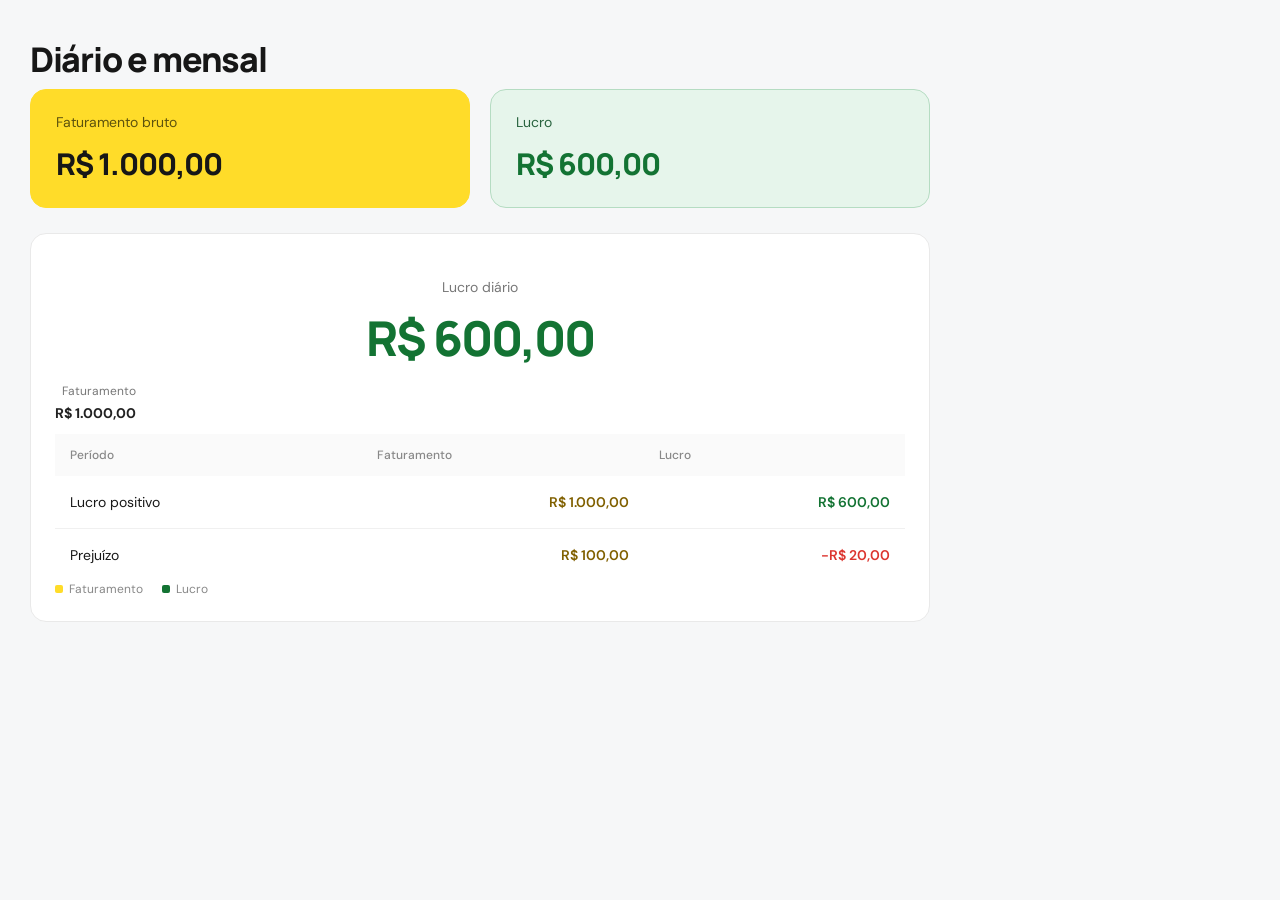
<file: teste/docs/cores-financeiras-fixture.html>
<!doctype html><html lang="pt-BR"><head><meta charset="utf-8"><style>@import url('https://fonts.googleapis.com/css2?family=DM+Sans:wght@400;500;600;700&family=Manrope:wght@400;500;600;700;800&display=swap');
/* Tokens da identidade: cores, superfícies e arredondamento. */
:root {
  --yellow:#ffdc29;
  --red:#dc352f;
  --ink:#171717;
  --muted:#777;
  --line:#e9e9e9;
  --bg:#f6f7f8;
  --radius:16px
}
/* Modelo de caixa consistente para dimensões e espaçamentos. */
* {
  box-sizing:border-box
}
/* Tipografia e fundo geral da aplicação. */
body {
  margin:0;
  background:var(--bg);
  color:var(--ink);
  font-family:'DM Sans',sans-serif;
  font-size:16px
}
/* Estilos de button,input,select e sua apresentação na interface. */
button,input,select {
  font:inherit
}
/* Estilos de button,a,input,select e sua apresentação na interface. */
button,a,input,select {
  -webkit-tap-highlight-color:transparent
}
/* Estilos de button e sua apresentação na interface. */
button {
  cursor:pointer
}
/* Estilos de button:disabled e sua apresentação na interface. */
button:disabled {
  opacity:.6;
  cursor:wait
}
/* Estilos de button:focus-visible,a:focus-visible e sua apresentação na interface. */
button:focus-visible,a:focus-visible {
  outline:3px solid #ba8700;
  outline-offset:4px
}
/* Estilos de input:focus,select:focus e sua apresentação na interface. */
input:focus,select:focus {
  outline:2px solid #dac02b;
  outline-offset:1px
}
/* Garante que elementos ocultos pelo JavaScript não ocupem espaço. */
[hidden] {
  display:none!important
}
/* Navegação escura fixa no desktop e identidade da hamburgueria. */
.sidebar {
  position:fixed;
  width:238px;
  background:#111;
  height:100dvh;
  padding:26px 18px;
  color:#fff;
  display:flex;
  flex-direction:column;
  z-index:5
}
/* Logo original da marca e suas dimensões. */
.brand {
  display:block;
  align-self:center
}
/* Logo original da marca e suas dimensões. */
.brand img {
  width:142px;
  height:142px;
  object-fit:contain
}
/* Textos auxiliares e identificação na navegação. */
.side-label {
  color:#848484;
  font-size:11px;
  letter-spacing:1.5px;
  margin:35px 12px 18px;
  line-height:1.5
}
/* Botões de navegação e seus estados. */
.nav-item {
  width:100%;
  text-align:left;
  display:flex;
  gap:12px;
  align-items:center;
  background:#272727;
  border:1px solid #484848;
  color:#ededed;
  border-radius:9px;
  padding:15px 12px;
  margin-bottom:8px;
  font-size:14px;
  font-weight:600
}
/* Botões de navegação e seus estados. */
.nav-item:hover {
  background:#353535;
  border-color:#777;
  color:white
}
/* Botões de navegação e seus estados. */
.nav-item.active {
  background:var(--yellow);
  border-color:var(--yellow);
  color:#111
}
.nav-item.active:hover { background:#ffe65a; border-color:#ffe65a; }
.nav-label { min-width:0; line-height:1.4; }
/* Botões de navegação e seus estados. */
.nav-icon {
  font-size:23px;
  line-height:1
}
/* Textos auxiliares e identificação na navegação. */
.side-bottom {
  display:flex;
  align-items:center;
  gap:12px;
  border-top:1px solid #303030;
  margin-top:auto;
  padding:24px 10px 0
}
/* Textos auxiliares e identificação na navegação. */
.side-monogram {
  background:#2b2b2b;
  color:var(--yellow);
  padding:11px;
  border-radius:10px;
  font-size:14px;
  font-weight:700
}
/* Textos auxiliares e identificação na navegação. */
.side-bottom strong {
  font-size:14px
}
/* Textos auxiliares e identificação na navegação. */
.side-bottom small {
  display:block;
  color:#888;
  font-size:12px;
  margin-top:5px
}
/* Área principal compensando a largura da navegação fixa. */
main {
  margin-left:238px
}
/* Barra superior do contexto financeiro. */
.topbar {
  height:76px;
  padding:0 42px;
  background:white;
  border-bottom:1px solid var(--line);
  display:flex;
  align-items:center;
  justify-content:space-between
}
/* Caminho visual da aplicação. */
.breadcrumb {
  font-size:14px;
  font-weight:500
}
/* Caminho visual da aplicação. */
.breadcrumb span {
  padding:0 16px;
  color:#b4b4b4
}
/* Aviso compacto sobre dados de demonstração. */
.demo-badge {
  font-size:12px;
  padding:7px 12px;
  background:#f4f4f4;
  border:1px solid #e5e5e5;
  border-radius:30px;
  color:#666
}
/* Largura e espaçamento do conteúdo financeiro. */
.workspace {
  max-width:1510px;
  margin:auto;
  padding:37px 42px 24px
}
/* Título do painel e controle de data. */
.page-heading {
  display:flex;
  align-items:center;
  justify-content:space-between;
  gap:20px;
  margin-bottom:30px
}
/* Estilos de .eyebrow,.section-kicker e sua apresentação na interface. */
.eyebrow,.section-kicker {
  font-size:11px;
  letter-spacing:1.7px;
  font-weight:700;
  color:#888
}
/* Estilos de h1,h2,.stat-value,.profit-value e sua apresentação na interface. */
h1,h2,.stat-value,.profit-value {
  font-family:Manrope,sans-serif
}
/* Estilos de h1 e sua apresentação na interface. */
h1 {
  font-size:34px;
  letter-spacing:-1.3px;
  line-height:1.3;
  margin:7px 0 8px;
  font-weight:800
}
/* Estilos de h1 span e sua apresentação na interface. */
h1 span {
  color:var(--red)
}
/* Título do painel e controle de data. */
.page-heading p {
  margin:0;
  color:var(--muted);
  font-size:14px
}
/* Seletor do dia de referência. */
.date-control label {
  font-size:12px;
  color:#777;
  display:block;
  margin-bottom:7px
}
/* Seletor do dia de referência. */
.date-control input {
  background:white;
  width:184px
}
/* Estilos de input,select e sua apresentação na interface. */
input,select {
  min-height:46px;
  border:1px solid #dedede;
  background:#fff;
  border-radius:8px;
  padding:10px 12px;
  min-width:0;
  color:#222
}
/* Estilos de label e sua apresentação na interface. */
label {
  display:block;
  font-size:14px;
  font-weight:500;
  margin-bottom:9px
}
/* Indicadores de receita, despesa e resultado. */
.stats {
  display:grid;
  grid-template-columns:repeat(3,minmax(0,1fr));
  gap:20px;
  margin-bottom:25px
}
/* Indicadores de receita, despesa e resultado. */
.stat-card {
  background:white;
  border:1px solid var(--line);
  border-radius:var(--radius);
  padding:23px 25px;
  position:relative;
  overflow:hidden
}
/* Indicadores de receita, despesa e resultado. */
.stat-top {
  display:flex;
  align-items:center;
  justify-content:space-between;
  gap:10px;
  color:#666;
  font-size:14px
}
/* Indicadores de receita, despesa e resultado. */
.stat-symbol {
  width:34px;
  height:34px;
  border-radius:9px;
  background:#f7f7f7;
  display:grid;
  place-items:center;
  color:#222;
  font-size:18px
}
/* Indicadores de receita, despesa e resultado. */
.stat-value {
  font-size:30px;
  letter-spacing:-1px;
  font-weight:800;
  margin-top:12px;
  overflow-wrap:anywhere
}
/* Indicadores de receita, despesa e resultado. */
.stat-foot {
  font-size:12px;
  color:#888;
  margin-top:8px
}
/* Indicadores de receita, despesa e resultado. */
.stat-card.revenue {
  background:var(--yellow);
  border-color:var(--yellow)
}
.stat-card.highlight {
  background:#e6f5eb;
  border-color:#b5dcc2
}
.highlight .stat-value:not(.negative), .profit-value:not(.negative), .financial-profit { color:#137333; }
.financial-revenue { color:#806000; }
.revenue .stat-top, .revenue .stat-foot { color:#5d520d; }
/* Cores do indicador de lucro em destaque. */
.highlight .stat-top,.highlight .stat-foot {
  color:#28633e
}
/* Cores do indicador de lucro em destaque. */
.highlight .stat-symbol {
  background:#ffffff50
}
/* Indicadores de receita, despesa e resultado. */
.stat-card.expenses .stat-symbol {
  color:var(--red);
  background:#fdf0ef
}
/* Cartões e seus cabeçalhos. */
.card {
  background:white;
  border:1px solid var(--line);
  border-radius:var(--radius);
  padding:26px
}
/* Layout dos cartões de lançamento e resultado. */
.daily-grid {
  display:grid;
  grid-template-columns:1.02fr 1fr;
  gap:25px;
  margin-bottom:25px
}
/* Os cartões móveis são reordenados no DOM para preservar leitura e navegação. */
@media (max-width: 620px) {
  #mobile-date-slot { margin-bottom: 20px; }
  #mobile-date-slot .date-control { margin: 0; }
  #daily-view > .entry-card, #daily-view > .result-card { margin-bottom: 25px; }
}
/* Cartões e seus cabeçalhos. */
.card-heading {
  display:flex;
  align-items:center;
  justify-content:space-between;
  gap:16px;
  margin-bottom:25px
}
/* Estilos de h2 e sua apresentação na interface. */
h2 {
  margin:6px 0 0;
  font-size:19px;
  font-weight:800;
  letter-spacing:-.5px
}
/* Cartões e seus cabeçalhos. */
.card-heading p {
  font-size:13px;
  color:#888;
  margin:7px 0 0
}




/* Campo monetário com prefixo R$ separado do valor. */
.money-input {
  display:flex;
  align-items:center;
  border:1px solid #dedede;
  border-radius:8px;
  padding-left:15px;
  background:#fff
}
/* Campo monetário com prefixo R$ separado do valor. */
.money-input:focus-within {
  outline:2px solid #dac02b
}
/* Campo monetário com prefixo R$ separado do valor. */
.money-input span {
  color:#888;
  font-size:18px
}
/* Campo monetário com prefixo R$ separado do valor. */
.money-input input {
  width:100%;
  border:0;
  font-family:Manrope,sans-serif;
  font-size:26px;
  font-weight:700;
  outline:none;
  min-height:63px;
  background:transparent
}
/* Estilos de .field-help e sua apresentação na interface. */
.field-help {
  font-size:12px;
  color:#888;
  margin:9px 0 22px
}

/* Estilos de form>input,form select e sua apresentação na interface. */
form>input,form select {
  width:100%;
  margin-bottom:20px
}
/* Ação principal na cor amarela da marca. */
.primary-button {
  background:var(--yellow);
  border:0;
  border-radius:8px;
  padding:14px 20px;
  font-size:14px;
  font-weight:700;
  color:#171717;
  min-height:48px
}
/* Ação principal na cor amarela da marca. */
.primary-button:hover {
  background:#f0cc16
}
/* Estilos de #save-button e sua apresentação na interface. */
#save-button {
  width:100%;
  margin-top:2px
}
/* Abas, ajuda e observações do formulário. */
.form-note {
  font-size:12px;
  color:#999;
  text-align:center;
  margin:14px 0 0
}
/* Estilos de .small-tag e sua apresentação na interface. */
.small-tag {
  font-size:12px;
  background:#f6f6f6;
  color:#777;
  border-radius:6px;
  padding:7px 10px;
  white-space:nowrap
}
/* Estilos de .result-card e sua apresentação na interface. */
.result-card {
  display:flex;
  flex-direction:column
}
/* Destaque do resultado diário. */
.profit-label {
  font-size:14px;
  color:#777;
  text-align:center;
  margin-top:20px
}
/* Destaque do resultado diário. */
.profit-value {
  text-align:center;
  font-size:48px;
  letter-spacing:-2px;
  font-weight:800;
  line-height:1.35;
  margin:10px 0;
  overflow-wrap:anywhere
}
/* Estilos de .margin-pill e sua apresentação na interface. */
.margin-pill {
  font-size:12px;
  font-weight:600;
  background:#fff8d6;
  border-radius:30px;
  padding:8px 13px;
  width:max-content;
  margin:0 auto 26px;
  color:#7b6200
}
/* Estilos de .negative e sua apresentação na interface. */
.negative {
  color:var(--red)!important
}
/* Distribuição visual entre receitas e despesas. */
.balance-labels {
  display:flex;
  justify-content:space-between;
  gap:15px;
  font-size:12px;
  color:#777;
  margin:12px 0
}
/* Distribuição visual entre receitas e despesas. */
.balance-labels strong {
  display:block;
  font-size:14px;
  color:#222;
  margin-top:5px
}
/* Distribuição visual entre receitas e despesas. */
.balance-labels>div:last-child {
  text-align:right
}



/* Abas, ajuda e observações do formulário. */
.formula {
  display:flex;
  align-items:center;
  justify-content:center;
  gap:13px;
  padding:20px 0;
  font-size:11px;
  color:#888;
  border-top:1px dashed #e6e6e6;
  margin-top:22px
}
/* Abas, ajuda e observações do formulário. */
.formula b {
  font-size:17px;
  color:#999
}
/* Estilos de .result-note e sua apresentação na interface. */
.result-note {
  margin-top:auto;
  display:flex;
  align-items:center;
  gap:12px;
  padding:15px 18px;
  background:#f8f8f8;
  border-radius:9px
}
/* Estilos de .result-note span e sua apresentação na interface. */
.result-note span {
  color:#bca00c;
  font-size:23px
}
/* Estilos de .result-note p e sua apresentação na interface. */
.result-note p {
  font-size:12px;
  line-height:1.7;
  color:#888;
  margin:0
}
/* Estilos de .records-card e sua apresentação na interface. */
.records-card {
  padding-bottom:8px
}
/* Estilos de .table-scroll e sua apresentação na interface. */
.table-scroll {
  overflow:auto
}
/* Estilos de table e sua apresentação na interface. */
table {
  border-collapse:collapse;
  width:100%;
  white-space:nowrap;
  text-align:left;
  font-size:14px
}
/* Estilos de th e sua apresentação na interface. */
th {
  background:#fafafa;
  color:#888;
  font-size:12px;
  font-weight:500;
  padding:13px 15px
}
/* Estilos de td e sua apresentação na interface. */
td {
  padding:17px 15px;
  border-bottom:1px solid #f0f0f0
}
/* Estilos de tr:last-child td e sua apresentação na interface. */
tr:last-child td {
  border:0
}
/* Estilos de .number e sua apresentação na interface. */
.number {
  text-align:right;
  font-variant-numeric:tabular-nums;
  font-weight:600
}




/* Estilos de .empty e sua apresentação na interface. */
.empty {
  padding:35px 15px;
  color:#888;
  text-align:center;
  font-size:14px
}
/* Controles de consulta do mês ou intervalo. */
.filter-bar {
  display:flex;
  align-items:flex-end;
  gap:16px;
  margin-bottom:24px;
  padding:20px 24px
}
/* Controles de consulta do mês ou intervalo. */
.filter-bar>div {
  flex:1
}
/* Controles de consulta do mês ou intervalo. */
.filter-bar input,.filter-bar select {
  width:100%;
  margin:0
}
/* Controles de consulta do mês ou intervalo. */
.filter-bar label {
  font-size:12px;
  color:#777
}
/* Controles de consulta do mês ou intervalo. */
.filter-bar button {
  white-space:nowrap
}
/* Layout do gráfico e das despesas por categoria. */
.period-grid {
  display:grid;
  grid-template-columns:1.65fr 1fr;
  gap:25px;
  margin-bottom:25px
}
/* Legenda das três séries do gráfico. */
.legend {
  display:flex;
  gap:19px;
  font-size:12px;
  color:#888
}
/* Legenda das três séries do gráfico. */
.legend span {
  display:flex;
  align-items:center;
  gap:6px
}
/* Legenda das três séries do gráfico. */
.legend i {
  height:8px;
  width:8px;
  border-radius:2px;
  display:inline-block
}
/* Estilos de .yellow e sua apresentação na interface. */
.yellow {
  background:var(--yellow)
}
/* Estilos de .red e sua apresentação na interface. */
.red {
  background:var(--red)
}
/* Estilos de .black e sua apresentação na interface. */
.green {
  background:#242424
}
/* Área do gráfico SVG adaptável à largura disponível. */
.chart {
  min-height:235px;
  margin-top:20px
}
/* Área do gráfico SVG adaptável à largura disponível. */
.chart svg {
  width:100%;
  height:auto;
  display:block
}






/* Mensagem de erro e ação para repetir a consulta. */
.error-banner {
  display:flex;
  align-items:center;
  justify-content:space-between;
  gap:20px;
  padding:15px 20px;
  background:#fff0ee;
  color:#a32d26;
  border:1px solid #f4c5c2;
  border-radius:10px;
  margin-bottom:20px;
  font-size:14px
}
/* Mensagem de erro e ação para repetir a consulta. */
.error-banner button {
  background:transparent;
  color:inherit;
  border:1px solid #c34f46;
  border-radius:5px;
  padding:7px 10px
}
/* Confirmação temporária de salvamento. */
.toast {
  position:fixed;
  bottom:24px;
  left:calc(50% + 119px);
  transform:translateX(-50%);
  padding:15px 22px;
  background:#171717;
  color:white;
  border-radius:10px;
  box-shadow:0 6px 25px #0003;
  z-index:20;
  font-size:14px;
  max-width:90vw
}
/* Rodapé com a identificação e a fórmula do resultado. */
footer {
  display:flex;
  justify-content:space-between;
  gap:20px;
  margin-top:28px;
  color:#aaa;
  font-size:11px;
  line-height:1.5
}
/* Rodapé com a identificação e a fórmula do resultado. */
footer b {
  color:#dc352f;
  margin:0 6px
}
/* Rodapé com a identificação e a fórmula do resultado. */
footer>span:first-child {
  letter-spacing:1.1px;
  font-weight:600
}
/* Estado visual de carregamento; bloqueia interações no painel. */
.loading {
  opacity:.45;
  pointer-events:none
}
/* Controles de consulta do mês ou intervalo. */
.filter-bar {
  flex-wrap:wrap
}
/* Escolha acessível entre mês completo e período personalizado. */
.range-mode {
  width:100%;
  flex-basis:100%;
  border:0;
  border-bottom:1px solid var(--line);
  padding:0 0 17px;
  margin:0 0 2px;
  display:flex;
  gap:24px
}
/* Escolha acessível entre mês completo e período personalizado. */
.range-mode legend {
  font-size:14px;
  font-weight:700;
  margin-bottom:14px
}
/* Escolha acessível entre mês completo e período personalizado. */
.range-mode label {
  display:flex;
  align-items:center;
  gap:8px;
  margin:0;
  cursor:pointer
}
/* Escolha acessível entre mês completo e período personalizado. */
.range-mode input {
  width:17px;
  height:17px;
  min-height:0;
  margin:0;
  accent-color:#171717
}
/* Controles de consulta do mês ou intervalo. */
.filter-bar #month-filter {
  max-width:330px
}
/* Adaptação responsiva das dimensões e do layout ao tamanho da tela. */
@media(max-width:620px) {
  /* Escolha acessível entre mês completo e período personalizado. */
  .range-mode {
    grid-column:1/-1;
    flex-wrap:wrap;
    gap:12px
  }
  /* Escolha acessível entre mês completo e período personalizado. */
  .range-mode label {
    font-size:13px
  }
  /* Controles de consulta do mês ou intervalo. */
  .filter-bar #month-filter {
    max-width:none;
    grid-column:1/-1
  }
}
/* Adaptação responsiva das dimensões e do layout ao tamanho da tela. */
@media(min-width:1600px) {
  /* Largura e espaçamento do conteúdo financeiro. */
  .workspace {
    padding-top:50px
  }
  /* Layout dos cartões de lançamento e resultado. */
  .daily-grid {
    grid-template-columns:1fr 1.1fr
  }
  /* Indicadores de receita, despesa e resultado. */
  .stat-card {
    padding:28px
  }
  /* Cartões e seus cabeçalhos. */
  .card {
    padding:30px
  }
}
/* Adaptação responsiva das dimensões e do layout ao tamanho da tela. */
@media(max-width:1100px) {
  /* Navegação escura fixa no desktop e identidade da hamburgueria. */
  .sidebar {
    width:200px;
    padding:20px 12px
  }
  /* Logo original da marca e suas dimensões. */
  .brand img {
    width:125px;
    height:125px
  }
  /* Área principal compensando a largura da navegação fixa. */
  main {
    margin-left:200px
  }
  /* Largura e espaçamento do conteúdo financeiro. */
  .workspace {
    padding:28px 25px
  }
  /* Barra superior do contexto financeiro. */
  .topbar {
    padding:0 25px
  }
  /* Indicadores de receita, despesa e resultado. */
  .stat-card {
    padding:20px
  }
  /* Indicadores de receita, despesa e resultado. */
  .stat-value {
    font-size:25px
  }
  /* Destaque do resultado diário. */
  .profit-value {
    font-size:38px
  }
  /* Cartões e seus cabeçalhos. */
  .card {
    padding:22px
  }
  /* Confirmação temporária de salvamento. */
  .toast {
    left:calc(50% + 100px)
  }
  /* Layout do gráfico e das despesas por categoria. */
  .period-grid {
    grid-template-columns:1fr
  }
  /* Abas, ajuda e observações do formulário. */
  .formula {
    gap:8px
  }
}
/* Adaptação responsiva das dimensões e do layout ao tamanho da tela. */
@media(max-width:800px) {
  /* Navegação escura fixa no desktop e identidade da hamburgueria. */
  .sidebar {
    position:relative;
    height:auto;
    width:100%;
    padding:10px 18px;
    flex-direction:row;
    align-items:center;
    gap:22px
  }
  /* Logo original da marca e suas dimensões. */
  .brand img {
    width:62px;
    height:62px
  }
  /* Textos auxiliares e identificação na navegação. */
  .side-label,.side-bottom {
    display:none
  }
  /* Navegação escura fixa no desktop e identidade da hamburgueria. */
  .sidebar nav {
    display:flex;
    flex:1;
    gap:8px
  }
  /* Botões de navegação e seus estados. */
  .nav-item {
    margin:0;
    justify-content:center;
    font-size:13px;
    padding:12px 9px
  }
  /* Botões de navegação e seus estados. */
  .nav-icon {
    font-size:20px
  }
  /* Área principal compensando a largura da navegação fixa. */
  main {
    margin:0
  }
  /* Barra superior do contexto financeiro. */
  .topbar {
    height:59px
  }
  /* Largura e espaçamento do conteúdo financeiro. */
  .workspace {
    padding:26px 22px
  }
  /* Layout dos cartões de lançamento e resultado. */
  .daily-grid {
    grid-template-columns:1fr 1fr;
    gap:18px
  }
  /* Indicadores de receita, despesa e resultado. */
  .stats {
    gap:12px
  }
  /* Indicadores de receita, despesa e resultado. */
  .stat-card {
    padding:17px
  }
  /* Indicadores de receita, despesa e resultado. */
  .stat-value {
    font-size:23px
  }
  /* Indicadores de receita, despesa e resultado. */
  .stat-top {
    font-size:12px
  }
  /* Indicadores de receita, despesa e resultado. */
  .stat-symbol {
    display:none
  }
  /* Confirmação temporária de salvamento. */
  .toast {
    left:50%
  }
  /* Título do painel e controle de data. */
  .page-heading {
    align-items:flex-start
  }
  /* Estilos de h1 e sua apresentação na interface. */
  h1 {
    font-size:29px
  }
  /* Abas, ajuda e observações do formulário. */
  .formula {
    flex-wrap:wrap
  }
  /* Destaque do resultado diário. */
  .profit-value {
    font-size:34px
  }
}
/* Adaptação responsiva das dimensões e do layout ao tamanho da tela. */
@media(max-width:620px) {
  /* Largura e espaçamento do conteúdo financeiro. */
  .workspace {
    padding:24px 16px
  }
  /* Barra superior do contexto financeiro. */
  .topbar {
    padding:0 16px
  }
  /* Caminho visual da aplicação. */
  .breadcrumb {
    font-size:12px
  }
  /* Caminho visual da aplicação. */
  .breadcrumb span {
    padding:0 8px
  }
  /* Aviso compacto sobre dados de demonstração. */
  .demo-badge {
    font-size:10px;
    padding:6px 9px
  }
  /* Título do painel e controle de data. */
  .page-heading {
    flex-direction:column;
    gap:20px;
    margin-bottom:22px
  }
  /* Seletor do dia de referência. */
  .date-control {
    width:100%
  }
  /* Seletor do dia de referência. */
  .date-control input {
    width:100%
  }
  /* Layout dos cartões de lançamento e resultado. */
  .daily-grid {
    grid-template-columns:1fr
  }
  /* Indicadores de receita, despesa e resultado. */
  .stats {
    grid-template-columns:1fr;
    gap:10px
  }
  /* Indicadores de receita, despesa e resultado. */
  .stat-card {
    padding:17px 20px
  }
  /* Indicadores de receita, despesa e resultado. */
  .stat-top {
    font-size:14px
  }
  /* Indicadores de receita, despesa e resultado. */
  .stat-value {
    font-size:28px;
    margin-top:6px
  }
  /* Indicadores de receita, despesa e resultado. */
  .stat-symbol {
    display:grid;
    position:absolute;
    right:20px;
    top:35px
  }
  /* Indicadores de receita, despesa e resultado. */
  .stat-foot {
    margin-top:5px
  }
  /* Navegação escura fixa no desktop e identidade da hamburgueria. */
  .sidebar {
    gap:12px;
    padding:8px 12px
  }
  /* Botões de navegação e seus estados. */
  .nav-item {
    font-size:12px;
    gap:7px
  }
  /* Logo original da marca e suas dimensões. */
  .brand img {
    width:50px;
    height:50px
  }
  /* Cartões e seus cabeçalhos. */
  .card {
    padding:22px 19px
  }
  /* Estilos de .records-card e sua apresentação na interface. */
  .records-card {
    padding-bottom:8px
  }
  /* Destaque do resultado diário. */
  .profit-value {
    font-size:45px
  }
  /* Controles de consulta do mês ou intervalo. */
  .filter-bar {
    display:grid;
    grid-template-columns:1fr 1fr;
    gap:14px;
    padding:18px
  }
  /* Controles de consulta do mês ou intervalo. */
  .filter-bar button {
    align-self:end
  }
  /* Layout do gráfico e das despesas por categoria. */
  .period-grid {
    gap:20px
  }
  /* Rodapé com a identificação e a fórmula do resultado. */
  footer {
    flex-direction:column;
    gap:9px
  }
  /* Área do gráfico SVG adaptável à largura disponível. */
  .chart {
    min-height:190px
  }
  /* Cartões e seus cabeçalhos. */
  .card-heading {
    gap:10px
  }
  /* Estilos de .section-kicker e sua apresentação na interface. */
  .section-kicker {
    font-size:10px
  }
  /* Estilos de .small-tag e sua apresentação na interface. */
  .small-tag {
    font-size:11px
  }
  /* Estilos de h2 e sua apresentação na interface. */
  h2 {
    font-size:18px
  }
}

/* Impede que conteúdo longo force os cartões para fora da largura disponível. */
.card, .stat-card, .workspace, .daily-grid, .period-grid {
  min-width: 0;
}

/* Mantém a navegação fixa ancorada no canto superior do desktop. */
.sidebar {
  top: 0;
  left: 0;
}

/* A rolagem das tabelas acontece dentro do cartão, sem arrastar a página inteira. */
.table-scroll {
  max-width: 100%;
  overscroll-behavior-x: contain;
  -webkit-overflow-scrolling: touch;
}

/* No tablet e celular a navegação participa do fluxo normal da página. */
@media (max-width: 800px) {
  .sidebar {
    top: auto;
    left: auto;
  }
  .sidebar nav, .nav-item {
    min-width: 0;
  }
  .brand {
    flex-shrink: 0;
  }
}

/* Campos de 16px evitam o zoom automático do Safari ao digitar no celular. */
@media (max-width: 620px) {
  input, select {
    font-size: 16px;
    max-width: 100%;
  }
  button {
    min-height: 44px;
  }
  .nav-icon {
    flex-shrink: 0;
  }
  .nav-item {
    white-space: normal;
    line-height: 1.4;
  }
  /* Cada filtro ocupa uma linha: datas e botões permanecem confortáveis para toque. */
  .filter-bar {
    grid-template-columns: minmax(0, 1fr);
  }
  .filter-bar > div, .filter-bar > button {
    width: 100%;
    min-width: 0;
  }
  .range-mode {
    min-width: 0;
    flex-direction: column;
    gap: 14px;
  }
  .range-mode label {
    min-height: 36px;
    font-size: 14px;
  }
  .range-mode input {
    flex-shrink: 0;
  }
  .result-note p, .form-note, .field-help {
    overflow-wrap: anywhere;
  }
  /* A confirmação se adapta à tela e respeita a área segura de celulares com recorte. */
  .toast {
    width: max-content;
    max-width: calc(100vw - 32px);
    bottom: max(20px, env(safe-area-inset-bottom));
  }
}

/* Telas muito estreitas: diminui só os espaçamentos para preservar o conteúdo. */
@media (max-width: 360px) {
  .workspace {
    padding-right: 12px;
    padding-left: 12px;
  }
  .sidebar {
    gap: 8px;
    padding-right: 8px;
    padding-left: 8px;
  }
  .nav-item {
    padding-right: 7px;
    padding-left: 7px;
  }
  .profit-value {
    font-size: clamp(28px, 11vw, 40px);
  }
  .error-banner {
    align-items: flex-start;
    flex-direction: column;
  }
}

/* Ações do webapp junto ao aviso de origem dos dados. */
.topbar { min-height: 76px; height: auto; gap: 16px; padding-top: 14px; padding-bottom: 14px; }
.app-actions { display: flex; align-items: center; justify-content: flex-end; gap: 12px; flex-wrap: wrap; }
.install-button { border: 1px solid #ddd; border-radius: 8px; background: #fff; font-size: 14px; font-weight: 600; min-height: 44px; padding: 10px 15px; }
.install-button:hover { background: #ffdc29; border-color: #ffdc29; }
/* Avisos não alteram nem substituem os valores dos indicadores financeiros. */
.pwa-banner { margin: 18px 42px 0; padding: 14px 18px; border: 1px solid #e5ce62; background: #fff8d6; border-radius: 10px; display: flex; gap: 16px; align-items: center; justify-content: space-between; font-size: 14px; line-height: 1.6; }
.pwa-banner button { border: 1px solid #a18a28; background: transparent; border-radius: 6px; padding: 10px; min-height: 44px; white-space: nowrap; }
/* Diálogo nativo mantém foco e fechamento pelo teclado acessíveis. */
.install-dialog { border: 0; border-radius: 16px; padding: 28px; width: min(480px, calc(100vw - 32px)); max-height: calc(100dvh - 40px); overflow: auto; color: #171717; }
.install-dialog::backdrop { background: #0008; }
/* Somatório diário em destaque, usando o vermelho da marca para representar despesas. */
.expense-summary { display: flex; align-items: center; justify-content: space-between; gap: 18px; margin-top: 22px; padding: 19px; background: #fdf0ef; border: 1px solid #f5dad7; border-radius: 10px; }
.expense-summary h3 { margin: 0; font-size: 14px; font-weight: 700; line-height: 1.5; }
.expense-summary p { margin: 6px 0 0; font-size: 12px; color: #866862; line-height: 1.6; }
.expense-summary output { color: var(--red); font-family: Manrope, sans-serif; font-size: 24px; font-weight: 800; font-variant-numeric: tabular-nums; overflow-wrap: anywhere; }
/* Mantém rótulo e total legíveis em telas pequenas e com números maiores. */
@media (max-width: 1100px) { .expense-summary { flex-direction: column; align-items: flex-start; gap: 10px; } }
/* Os quatro indicadores refletem bruto, despesas, imposto e líquido do backend. */
.stats { grid-template-columns: repeat(4, minmax(0, 1fr)); }
.tax-settings { margin-bottom: 25px; }
.tax-settings summary { cursor: pointer; font-size: 14px; line-height: 1.8; }
.tax-settings form { margin-top: 18px; }
.tax-fields { display: flex; align-items: center; gap: 12px; }
.tax-fields input { flex: 1; width: 100%; }
.closing-date { display: flex; align-items: center; justify-content: space-between; gap: 12px; margin: -7px 0 22px; padding: 13px 15px; border: 1px solid #eee3a8; border-radius: 9px; background: #fffbea; color: #6d5b00; font-size: 13px; }
.closing-date strong { color: #171717; font-family: Manrope, sans-serif; font-size: 16px; font-variant-numeric: tabular-nums; }
.entry-card .date-control { margin: 0 0 18px; }
.entry-card .date-control input { width: 100%; }
.period-summary-row { display: flex; justify-content: space-between; gap: 14px; padding: 18px 0; border-bottom: 1px solid var(--line); font-size: 14px; }
.period-summary-row strong { font-size: 24px; font-family: Manrope, sans-serif; }
/* Adaptação dos indicadores e da taxa aos tamanhos de tablet e celular. */
@media (max-width: 1100px) { .stats { grid-template-columns: repeat(2, minmax(0, 1fr)); } }
@media (max-width: 620px) { .stats { grid-template-columns: 1fr; } .tax-fields { flex-direction: column; align-items: stretch; } }
.install-dialog h2 { margin-top: 0; }
.install-dialog p { color: #666; font-size: 16px; line-height: 1.7; }
.install-dialog .primary-button { width: 100%; }
/* Respeita as áreas seguras quando instalado em celulares com recorte na tela. */
@media (display-mode: standalone) {
  .sidebar { padding-top: max(10px, env(safe-area-inset-top)); }
  .workspace { padding-bottom: max(24px, env(safe-area-inset-bottom)); }
}
.auth-gate {
  min-height: 100dvh;
  display: grid;
  place-items: center;
  padding: 24px;
  background: #111;
}
.auth-card {
  width: min(100%, 420px);
  display: flex;
  flex-direction: column;
  gap: 12px;
  padding: 32px;
  border-radius: 16px;
  background: #fff;
}
.auth-logo {
  width: 112px;
  height: 112px;
  object-fit: contain;
  align-self: center;
  margin-bottom: 8px;
}
.auth-card h1 {
  margin: 0 0 8px;
  font-size: 27px;
}
.auth-card label {
  margin-top: 4px;
  color: #555;
  font-size: 13px;
  font-weight: 600;
}
.auth-card input {
  width: 100%;
  min-height: 48px;
  padding: 12px;
  border: 1px solid #ddd;
  border-radius: 8px;
}
.auth-card .primary-button {
  width: 100%;
  margin-top: 8px;
}
.auth-message {
  min-height: 22px;
  margin: 0;
  color: #a32d26;
  font-size: 13px;
  line-height: 1.6;
}
@media (max-width: 620px) {
  .topbar { align-items: stretch; flex-direction: column; gap: 10px; padding-top: 12px; padding-bottom: 12px; }
  .app-actions { justify-content: space-between; }
  .pwa-banner { margin: 14px 16px 0; flex-direction: column; align-items: stretch; }
  .install-dialog { padding: 22px; }
  .auth-card { padding: 26px 22px; }
  .breadcrumb { font-size: 13px; }
  .demo-badge { font-size: 11px; }
  .nav-item { font-size: 13px; }
  .section-kicker { font-size: 11px; }
  .small-tag { font-size: 12px; }
  .field-help, .form-note, .stat-foot { font-size: 13px; }
  .date-control label { font-size: 13px; }
  .closing-date { font-size: 14px; }
  .expense-summary p { font-size: 13px; }
  .primary-button, .install-button { font-size: 15px; }
  .range-mode label { font-size: 15px; }
  .tax-settings summary { font-size: 15px; }
  .auth-card label, .auth-message { font-size: 14px; }
}
.management-card { max-width: 680px; margin-top: 24px; }
.management-card label { display: block; margin: 18px 0 8px; }
.management-card .primary-button { margin-top: 16px; }
.delete-area { margin-top: 28px; padding-top: 20px; border-top: 1px solid #dedede; }
.delete-area p { font-size: 14px; line-height: 1.6; color: #555; margin-bottom: 16px; }
.danger-button { border: 1px solid #a92020; background: #fff0f0; color: #9b1616; padding: 14px 20px; border-radius: 8px; font: inherit; font-weight: 700; cursor: pointer; }
.danger-button:hover { background: #ffe0e0; }
.danger-button:disabled { opacity: .6; cursor: wait; }
@media (max-width: 800px) { .sidebar nav { flex-wrap: wrap; } .sidebar nav .nav-item { flex: 1 1 140px; } }
.edit-shortcut { display: inline-block; margin-top: 12px; color: #713d00; font-weight: 700; text-decoration: underline; line-height: 1.6; }
@media (max-width: 620px) {
  body { font-size: 16px; }
  .nav-item { font-size: 15px; }
  .breadcrumb, .section-kicker, .small-tag { font-size: 14px; }
  .demo-badge { font-size: 13px; }
  .field-help, .form-note, .stat-foot, .expense-summary p, .delete-area p { font-size: 15px; line-height: 1.6; }
  .date-control label, .management-card label, .filter-bar label { font-size: 15px; }
  .closing-date, .range-mode label, .tax-settings summary, .auth-card label, .auth-message { font-size: 16px; }
  .primary-button, .install-button, .danger-button, .edit-shortcut, table { font-size: 16px; }
  .page-heading p, .card-heading p, .balance-labels, .margin-pill { font-size: 15px; line-height: 1.6; }
}

/* Lembretes e opções legíveis também no celular. */
.reminder-card {padding:24px;margin-bottom:18px;max-width:800px}
.reminder-card h2 {margin:0 0 14px}
.reminder-card p {line-height:1.6}
.reminder-card form {display:grid;gap:16px}
.reminder-weekdays {display:flex;flex-wrap:wrap;gap:16px;padding:16px;border:1px solid var(--line);border-radius:10px}
.reminder-weekdays label,.reminder-check {display:flex;align-items:center;gap:8px}
.reminder-weekdays input,.reminder-check input {width:20px;height:20px;min-height:20px;padding:0;margin:0;flex:0 0 20px;accent-color:#111}
.reminder-weekdays label,.reminder-check {margin:0;min-height:44px}
.reminder-banner {display:flex;align-items:center;justify-content:space-between;gap:16px;padding:18px;margin-bottom:20px;border:1px solid #d8b526;border-radius:12px;background:#fff8d7;color:#332b12}
.reminder-banner[hidden] {display:none}
.reminder-actions {display:flex;flex-wrap:wrap;gap:12px}
.reminder-date,.reminder-banner button,.secondary-button {padding:12px 16px;border:1px solid #aaa;border-radius:9px;background:white;color:#111;cursor:pointer;font:inherit}
#reminder-pending {list-style:none;padding:0;display:flex;flex-wrap:wrap;gap:12px}
@media(max-width:620px){.reminder-card{padding:18px}.reminder-card p,.reminder-card label{font-size:15px}.reminder-banner{align-items:stretch;flex-direction:column}.reminder-date,.reminder-banner button{font-size:16px}.reminder-actions button{width:100%}}

/* Lucro e faturamento mantêm a mesma identificação nas duas visões. */
.legend .green { background:#137333; }
body{padding:30px}main{margin:0}.stats{max-width:900px;grid-template-columns:repeat(2,minmax(0,1fr))}</style></head><body><h1>Diário e mensal</h1><div class="stats"><div class="stat-card revenue"><div class="stat-top">Faturamento bruto</div><div class="stat-value">R$ 1.000,00</div></div><div class="stat-card highlight"><div class="stat-top">Lucro</div><div class="stat-value" id="color-profit">R$ 600,00</div></div></div><section class="card" style="margin-top:24px;padding:24px;max-width:900px"><div class="profit-label">Lucro diário</div><div class="profit-value">R$ 600,00</div><div class="balance-labels"><div>Faturamento<strong class="financial-revenue">R$ 1.000,00</strong></div></div><table><thead><tr><th>Período</th><th>Faturamento</th><th>Lucro</th></tr></thead><tbody><tr><td>Lucro positivo</td><td class="number financial-revenue">R$ 1.000,00</td><td class="number financial-profit">R$ 600,00</td></tr><tr><td>Prejuízo</td><td class="number financial-revenue">R$ 100,00</td><td class="number negative" id="color-loss">-R$ 20,00</td></tr></tbody></table><div class="legend"><span><i class="yellow"></i>Faturamento</span><span><i class="green"></i>Lucro</span></div></section><script>document.body.dataset.colors=JSON.stringify({profit:getComputedStyle(document.getElementById('color-profit')).color,loss:getComputedStyle(document.getElementById('color-loss')).color,revenue:getComputedStyle(document.querySelector('.revenue')).backgroundColor});</script></body></html>
</file>
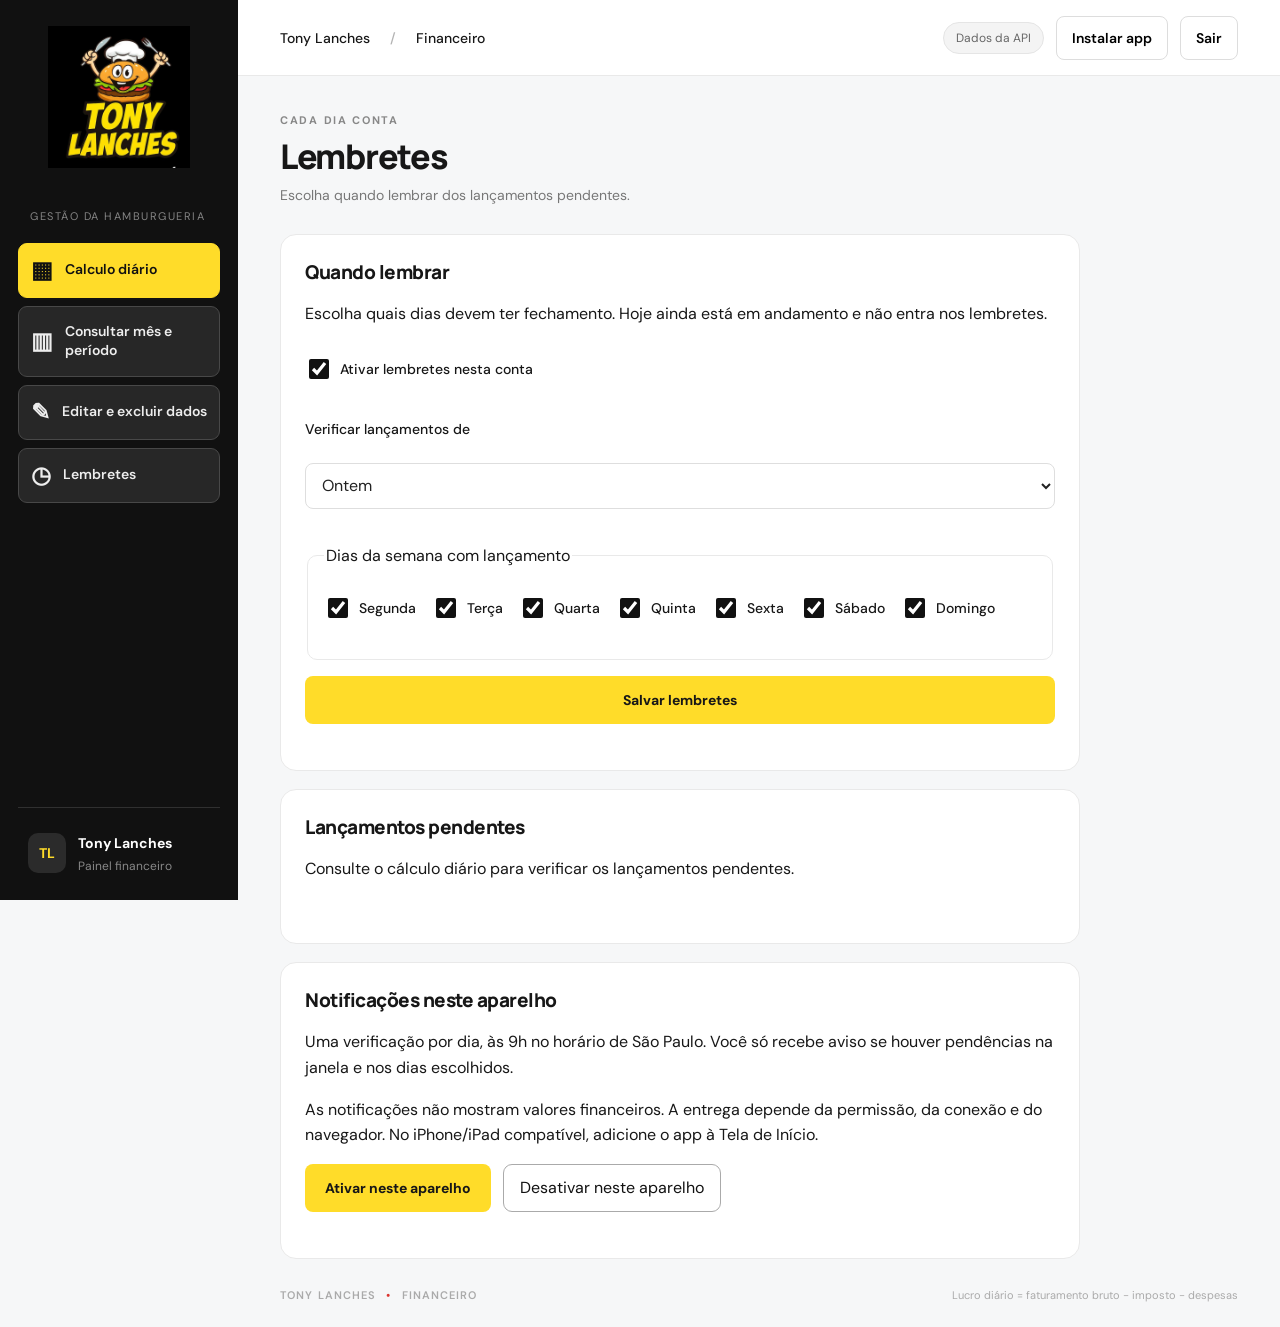
<file: teste/docs/lembretes-visual-fixture.html>
<!doctype html>

<html lang="pt-BR">

<!-- Metadados, logo como favicon e estilos da aplicação. -->

<head><base href="../Frontend/">

  <meta charset="UTF-8"><meta name="viewport" content="width=device-width, initial-scale=1, viewport-fit=cover">

  <!-- Manifesto e metadados para abrir como aplicativo instalado no celular. -->

  <meta name="theme-color" content="#111111">

  <meta name="apple-mobile-web-app-capable" content="yes">

  <meta name="apple-mobile-web-app-status-bar-style" content="black-translucent">

  <meta name="apple-mobile-web-app-title" content="Tony Lanches">

  <link rel="manifest" href="manifest.webmanifest">

  <link rel="apple-touch-icon" href="assets/icon-180.png">

  <meta name="description" content="Controle de faturamento, despesas e lucro da Tony Lanches.">

  <title>Tony Lanches · Financeiro</title>

  <!-- Antecipa DNS/TLS do login sem enviar requisições ou dados de acesso. -->
  <link rel="preconnect" href="https://identitytoolkit.googleapis.com" crossorigin>
  <link rel="preconnect" href="https://financeiro-tony-lanches-84954471063.southamerica-east1.run.app" crossorigin>
  <link rel="dns-prefetch" href="https://securetoken.googleapis.com">

  <link rel="icon" href="assets/logo.png"><style>@import url('https://fonts.googleapis.com/css2?family=DM+Sans:wght@400;500;600;700&family=Manrope:wght@400;500;600;700;800&display=swap');
/* Tokens da identidade: cores, superfícies e arredondamento. */
:root {
  --yellow:#ffdc29;
  --red:#dc352f;
  --ink:#171717;
  --muted:#777;
  --line:#e9e9e9;
  --bg:#f6f7f8;
  --radius:16px
}
/* Modelo de caixa consistente para dimensões e espaçamentos. */
* {
  box-sizing:border-box
}
/* Tipografia e fundo geral da aplicação. */
body {
  margin:0;
  background:var(--bg);
  color:var(--ink);
  font-family:'DM Sans',sans-serif;
  font-size:16px
}
/* Estilos de button,input,select e sua apresentação na interface. */
button,input,select {
  font:inherit
}
/* Estilos de button,a,input,select e sua apresentação na interface. */
button,a,input,select {
  -webkit-tap-highlight-color:transparent
}
/* Estilos de button e sua apresentação na interface. */
button {
  cursor:pointer
}
/* Estilos de button:disabled e sua apresentação na interface. */
button:disabled {
  opacity:.6;
  cursor:wait
}
/* Estilos de button:focus-visible,a:focus-visible e sua apresentação na interface. */
button:focus-visible,a:focus-visible {
  outline:3px solid #ba8700;
  outline-offset:4px
}
/* Estilos de input:focus,select:focus e sua apresentação na interface. */
input:focus,select:focus {
  outline:2px solid #dac02b;
  outline-offset:1px
}
/* Garante que elementos ocultos pelo JavaScript não ocupem espaço. */
[hidden] {
  display:none!important
}
/* Navegação escura fixa no desktop e identidade da hamburgueria. */
.sidebar {
  position:fixed;
  width:238px;
  background:#111;
  height:100dvh;
  padding:26px 18px;
  color:#fff;
  display:flex;
  flex-direction:column;
  z-index:5
}
/* Logo original da marca e suas dimensões. */
.brand {
  display:block;
  align-self:center
}
/* Logo original da marca e suas dimensões. */
.brand img {
  width:142px;
  height:142px;
  object-fit:contain
}
/* Textos auxiliares e identificação na navegação. */
.side-label {
  color:#848484;
  font-size:11px;
  letter-spacing:1.5px;
  margin:35px 12px 18px;
  line-height:1.5
}
/* Botões de navegação e seus estados. */
.nav-item {
  width:100%;
  text-align:left;
  display:flex;
  gap:12px;
  align-items:center;
  background:#272727;
  border:1px solid #484848;
  color:#ededed;
  border-radius:9px;
  padding:15px 12px;
  margin-bottom:8px;
  font-size:14px;
  font-weight:600
}
/* Botões de navegação e seus estados. */
.nav-item:hover {
  background:#353535;
  border-color:#777;
  color:white
}
/* Botões de navegação e seus estados. */
.nav-item.active {
  background:var(--yellow);
  border-color:var(--yellow);
  color:#111
}
.nav-item.active:hover { background:#ffe65a; border-color:#ffe65a; }
.nav-label { min-width:0; line-height:1.4; }
/* Botões de navegação e seus estados. */
.nav-icon {
  font-size:23px;
  line-height:1
}
/* Textos auxiliares e identificação na navegação. */
.side-bottom {
  display:flex;
  align-items:center;
  gap:12px;
  border-top:1px solid #303030;
  margin-top:auto;
  padding:24px 10px 0
}
/* Textos auxiliares e identificação na navegação. */
.side-monogram {
  background:#2b2b2b;
  color:var(--yellow);
  padding:11px;
  border-radius:10px;
  font-size:14px;
  font-weight:700
}
/* Textos auxiliares e identificação na navegação. */
.side-bottom strong {
  font-size:14px
}
/* Textos auxiliares e identificação na navegação. */
.side-bottom small {
  display:block;
  color:#888;
  font-size:12px;
  margin-top:5px
}
/* Área principal compensando a largura da navegação fixa. */
main {
  margin-left:238px
}
/* Barra superior do contexto financeiro. */
.topbar {
  height:76px;
  padding:0 42px;
  background:white;
  border-bottom:1px solid var(--line);
  display:flex;
  align-items:center;
  justify-content:space-between
}
/* Caminho visual da aplicação. */
.breadcrumb {
  font-size:14px;
  font-weight:500
}
/* Caminho visual da aplicação. */
.breadcrumb span {
  padding:0 16px;
  color:#b4b4b4
}
/* Aviso compacto sobre dados de demonstração. */
.demo-badge {
  font-size:12px;
  padding:7px 12px;
  background:#f4f4f4;
  border:1px solid #e5e5e5;
  border-radius:30px;
  color:#666
}
/* Largura e espaçamento do conteúdo financeiro. */
.workspace {
  max-width:1510px;
  margin:auto;
  padding:37px 42px 24px
}
/* Título do painel e controle de data. */
.page-heading {
  display:flex;
  align-items:center;
  justify-content:space-between;
  gap:20px;
  margin-bottom:30px
}
/* Estilos de .eyebrow,.section-kicker e sua apresentação na interface. */
.eyebrow,.section-kicker {
  font-size:11px;
  letter-spacing:1.7px;
  font-weight:700;
  color:#888
}
/* Estilos de h1,h2,.stat-value,.profit-value e sua apresentação na interface. */
h1,h2,.stat-value,.profit-value {
  font-family:Manrope,sans-serif
}
/* Estilos de h1 e sua apresentação na interface. */
h1 {
  font-size:34px;
  letter-spacing:-1.3px;
  line-height:1.3;
  margin:7px 0 8px;
  font-weight:800
}
/* Estilos de h1 span e sua apresentação na interface. */
h1 span {
  color:var(--red)
}
/* Título do painel e controle de data. */
.page-heading p {
  margin:0;
  color:var(--muted);
  font-size:14px
}
/* Seletor do dia de referência. */
.date-control label {
  font-size:12px;
  color:#777;
  display:block;
  margin-bottom:7px
}
/* Seletor do dia de referência. */
.date-control input {
  background:white;
  width:184px
}
/* Estilos de input,select e sua apresentação na interface. */
input,select {
  min-height:46px;
  border:1px solid #dedede;
  background:#fff;
  border-radius:8px;
  padding:10px 12px;
  min-width:0;
  color:#222
}
/* Estilos de label e sua apresentação na interface. */
label {
  display:block;
  font-size:14px;
  font-weight:500;
  margin-bottom:9px
}
/* Indicadores de receita, despesa e resultado. */
.stats {
  display:grid;
  grid-template-columns:repeat(3,minmax(0,1fr));
  gap:20px;
  margin-bottom:25px
}
/* Indicadores de receita, despesa e resultado. */
.stat-card {
  background:white;
  border:1px solid var(--line);
  border-radius:var(--radius);
  padding:23px 25px;
  position:relative;
  overflow:hidden
}
/* Indicadores de receita, despesa e resultado. */
.stat-top {
  display:flex;
  align-items:center;
  justify-content:space-between;
  gap:10px;
  color:#666;
  font-size:14px
}
/* Indicadores de receita, despesa e resultado. */
.stat-symbol {
  width:34px;
  height:34px;
  border-radius:9px;
  background:#f7f7f7;
  display:grid;
  place-items:center;
  color:#222;
  font-size:18px
}
/* Indicadores de receita, despesa e resultado. */
.stat-value {
  font-size:30px;
  letter-spacing:-1px;
  font-weight:800;
  margin-top:12px;
  overflow-wrap:anywhere
}
/* Indicadores de receita, despesa e resultado. */
.stat-foot {
  font-size:12px;
  color:#888;
  margin-top:8px
}
/* Indicadores de receita, despesa e resultado. */
.stat-card.highlight {
  background:var(--yellow);
  border-color:var(--yellow)
}
/* Cores do indicador de lucro em destaque. */
.highlight .stat-top,.highlight .stat-foot {
  color:#5d520d
}
/* Cores do indicador de lucro em destaque. */
.highlight .stat-symbol {
  background:#ffffff50
}
/* Indicadores de receita, despesa e resultado. */
.stat-card.expenses .stat-symbol {
  color:var(--red);
  background:#fdf0ef
}
/* Cartões e seus cabeçalhos. */
.card {
  background:white;
  border:1px solid var(--line);
  border-radius:var(--radius);
  padding:26px
}
/* Layout dos cartões de lançamento e resultado. */
.daily-grid {
  display:grid;
  grid-template-columns:1.02fr 1fr;
  gap:25px;
  margin-bottom:25px
}
/* Os cartões móveis são reordenados no DOM para preservar leitura e navegação. */
@media (max-width: 620px) {
  #mobile-date-slot { margin-bottom: 20px; }
  #mobile-date-slot .date-control { margin: 0; }
  #daily-view > .entry-card, #daily-view > .result-card { margin-bottom: 25px; }
}
/* Cartões e seus cabeçalhos. */
.card-heading {
  display:flex;
  align-items:center;
  justify-content:space-between;
  gap:16px;
  margin-bottom:25px
}
/* Estilos de h2 e sua apresentação na interface. */
h2 {
  margin:6px 0 0;
  font-size:19px;
  font-weight:800;
  letter-spacing:-.5px
}
/* Cartões e seus cabeçalhos. */
.card-heading p {
  font-size:13px;
  color:#888;
  margin:7px 0 0
}




/* Campo monetário com prefixo R$ separado do valor. */
.money-input {
  display:flex;
  align-items:center;
  border:1px solid #dedede;
  border-radius:8px;
  padding-left:15px;
  background:#fff
}
/* Campo monetário com prefixo R$ separado do valor. */
.money-input:focus-within {
  outline:2px solid #dac02b
}
/* Campo monetário com prefixo R$ separado do valor. */
.money-input span {
  color:#888;
  font-size:18px
}
/* Campo monetário com prefixo R$ separado do valor. */
.money-input input {
  width:100%;
  border:0;
  font-family:Manrope,sans-serif;
  font-size:26px;
  font-weight:700;
  outline:none;
  min-height:63px;
  background:transparent
}
/* Estilos de .field-help e sua apresentação na interface. */
.field-help {
  font-size:12px;
  color:#888;
  margin:9px 0 22px
}

/* Estilos de form>input,form select e sua apresentação na interface. */
form>input,form select {
  width:100%;
  margin-bottom:20px
}
/* Ação principal na cor amarela da marca. */
.primary-button {
  background:var(--yellow);
  border:0;
  border-radius:8px;
  padding:14px 20px;
  font-size:14px;
  font-weight:700;
  color:#171717;
  min-height:48px
}
/* Ação principal na cor amarela da marca. */
.primary-button:hover {
  background:#f0cc16
}
/* Estilos de #save-button e sua apresentação na interface. */
#save-button {
  width:100%;
  margin-top:2px
}
/* Abas, ajuda e observações do formulário. */
.form-note {
  font-size:12px;
  color:#999;
  text-align:center;
  margin:14px 0 0
}
/* Estilos de .small-tag e sua apresentação na interface. */
.small-tag {
  font-size:12px;
  background:#f6f6f6;
  color:#777;
  border-radius:6px;
  padding:7px 10px;
  white-space:nowrap
}
/* Estilos de .result-card e sua apresentação na interface. */
.result-card {
  display:flex;
  flex-direction:column
}
/* Destaque do resultado diário. */
.profit-label {
  font-size:14px;
  color:#777;
  text-align:center;
  margin-top:20px
}
/* Destaque do resultado diário. */
.profit-value {
  text-align:center;
  font-size:48px;
  letter-spacing:-2px;
  font-weight:800;
  line-height:1.35;
  margin:10px 0;
  overflow-wrap:anywhere
}
/* Estilos de .margin-pill e sua apresentação na interface. */
.margin-pill {
  font-size:12px;
  font-weight:600;
  background:#fff8d6;
  border-radius:30px;
  padding:8px 13px;
  width:max-content;
  margin:0 auto 26px;
  color:#7b6200
}
/* Estilos de .negative e sua apresentação na interface. */
.negative {
  color:var(--red)!important
}
/* Distribuição visual entre receitas e despesas. */
.balance-labels {
  display:flex;
  justify-content:space-between;
  gap:15px;
  font-size:12px;
  color:#777;
  margin:12px 0
}
/* Distribuição visual entre receitas e despesas. */
.balance-labels strong {
  display:block;
  font-size:14px;
  color:#222;
  margin-top:5px
}
/* Distribuição visual entre receitas e despesas. */
.balance-labels>div:last-child {
  text-align:right
}



/* Abas, ajuda e observações do formulário. */
.formula {
  display:flex;
  align-items:center;
  justify-content:center;
  gap:13px;
  padding:20px 0;
  font-size:11px;
  color:#888;
  border-top:1px dashed #e6e6e6;
  margin-top:22px
}
/* Abas, ajuda e observações do formulário. */
.formula b {
  font-size:17px;
  color:#999
}
/* Estilos de .result-note e sua apresentação na interface. */
.result-note {
  margin-top:auto;
  display:flex;
  align-items:center;
  gap:12px;
  padding:15px 18px;
  background:#f8f8f8;
  border-radius:9px
}
/* Estilos de .result-note span e sua apresentação na interface. */
.result-note span {
  color:#bca00c;
  font-size:23px
}
/* Estilos de .result-note p e sua apresentação na interface. */
.result-note p {
  font-size:12px;
  line-height:1.7;
  color:#888;
  margin:0
}
/* Estilos de .records-card e sua apresentação na interface. */
.records-card {
  padding-bottom:8px
}
/* Estilos de .table-scroll e sua apresentação na interface. */
.table-scroll {
  overflow:auto
}
/* Estilos de table e sua apresentação na interface. */
table {
  border-collapse:collapse;
  width:100%;
  white-space:nowrap;
  text-align:left;
  font-size:14px
}
/* Estilos de th e sua apresentação na interface. */
th {
  background:#fafafa;
  color:#888;
  font-size:12px;
  font-weight:500;
  padding:13px 15px
}
/* Estilos de td e sua apresentação na interface. */
td {
  padding:17px 15px;
  border-bottom:1px solid #f0f0f0
}
/* Estilos de tr:last-child td e sua apresentação na interface. */
tr:last-child td {
  border:0
}
/* Estilos de .number e sua apresentação na interface. */
.number {
  text-align:right;
  font-variant-numeric:tabular-nums;
  font-weight:600
}




/* Estilos de .empty e sua apresentação na interface. */
.empty {
  padding:35px 15px;
  color:#888;
  text-align:center;
  font-size:14px
}
/* Controles de consulta do mês ou intervalo. */
.filter-bar {
  display:flex;
  align-items:flex-end;
  gap:16px;
  margin-bottom:24px;
  padding:20px 24px
}
/* Controles de consulta do mês ou intervalo. */
.filter-bar>div {
  flex:1
}
/* Controles de consulta do mês ou intervalo. */
.filter-bar input,.filter-bar select {
  width:100%;
  margin:0
}
/* Controles de consulta do mês ou intervalo. */
.filter-bar label {
  font-size:12px;
  color:#777
}
/* Controles de consulta do mês ou intervalo. */
.filter-bar button {
  white-space:nowrap
}
/* Layout do gráfico e das despesas por categoria. */
.period-grid {
  display:grid;
  grid-template-columns:1.65fr 1fr;
  gap:25px;
  margin-bottom:25px
}
/* Legenda das três séries do gráfico. */
.legend {
  display:flex;
  gap:19px;
  font-size:12px;
  color:#888
}
/* Legenda das três séries do gráfico. */
.legend span {
  display:flex;
  align-items:center;
  gap:6px
}
/* Legenda das três séries do gráfico. */
.legend i {
  height:8px;
  width:8px;
  border-radius:2px;
  display:inline-block
}
/* Estilos de .yellow e sua apresentação na interface. */
.yellow {
  background:var(--yellow)
}
/* Estilos de .red e sua apresentação na interface. */
.red {
  background:var(--red)
}
/* Estilos de .black e sua apresentação na interface. */
.black {
  background:#242424
}
/* Área do gráfico SVG adaptável à largura disponível. */
.chart {
  min-height:235px;
  margin-top:20px
}
/* Área do gráfico SVG adaptável à largura disponível. */
.chart svg {
  width:100%;
  height:auto;
  display:block
}






/* Mensagem de erro e ação para repetir a consulta. */
.error-banner {
  display:flex;
  align-items:center;
  justify-content:space-between;
  gap:20px;
  padding:15px 20px;
  background:#fff0ee;
  color:#a32d26;
  border:1px solid #f4c5c2;
  border-radius:10px;
  margin-bottom:20px;
  font-size:14px
}
/* Mensagem de erro e ação para repetir a consulta. */
.error-banner button {
  background:transparent;
  color:inherit;
  border:1px solid #c34f46;
  border-radius:5px;
  padding:7px 10px
}
/* Confirmação temporária de salvamento. */
.toast {
  position:fixed;
  bottom:24px;
  left:calc(50% + 119px);
  transform:translateX(-50%);
  padding:15px 22px;
  background:#171717;
  color:white;
  border-radius:10px;
  box-shadow:0 6px 25px #0003;
  z-index:20;
  font-size:14px;
  max-width:90vw
}
/* Rodapé com a identificação e a fórmula do resultado. */
footer {
  display:flex;
  justify-content:space-between;
  gap:20px;
  margin-top:28px;
  color:#aaa;
  font-size:11px;
  line-height:1.5
}
/* Rodapé com a identificação e a fórmula do resultado. */
footer b {
  color:#dc352f;
  margin:0 6px
}
/* Rodapé com a identificação e a fórmula do resultado. */
footer>span:first-child {
  letter-spacing:1.1px;
  font-weight:600
}
/* Estado visual de carregamento; bloqueia interações no painel. */
.loading {
  opacity:.45;
  pointer-events:none
}
/* Controles de consulta do mês ou intervalo. */
.filter-bar {
  flex-wrap:wrap
}
/* Escolha acessível entre mês completo e período personalizado. */
.range-mode {
  width:100%;
  flex-basis:100%;
  border:0;
  border-bottom:1px solid var(--line);
  padding:0 0 17px;
  margin:0 0 2px;
  display:flex;
  gap:24px
}
/* Escolha acessível entre mês completo e período personalizado. */
.range-mode legend {
  font-size:14px;
  font-weight:700;
  margin-bottom:14px
}
/* Escolha acessível entre mês completo e período personalizado. */
.range-mode label {
  display:flex;
  align-items:center;
  gap:8px;
  margin:0;
  cursor:pointer
}
/* Escolha acessível entre mês completo e período personalizado. */
.range-mode input {
  width:17px;
  height:17px;
  min-height:0;
  margin:0;
  accent-color:#171717
}
/* Controles de consulta do mês ou intervalo. */
.filter-bar #month-filter {
  max-width:330px
}
/* Adaptação responsiva das dimensões e do layout ao tamanho da tela. */
@media(max-width:620px) {
  /* Escolha acessível entre mês completo e período personalizado. */
  .range-mode {
    grid-column:1/-1;
    flex-wrap:wrap;
    gap:12px
  }
  /* Escolha acessível entre mês completo e período personalizado. */
  .range-mode label {
    font-size:13px
  }
  /* Controles de consulta do mês ou intervalo. */
  .filter-bar #month-filter {
    max-width:none;
    grid-column:1/-1
  }
}
/* Adaptação responsiva das dimensões e do layout ao tamanho da tela. */
@media(min-width:1600px) {
  /* Largura e espaçamento do conteúdo financeiro. */
  .workspace {
    padding-top:50px
  }
  /* Layout dos cartões de lançamento e resultado. */
  .daily-grid {
    grid-template-columns:1fr 1.1fr
  }
  /* Indicadores de receita, despesa e resultado. */
  .stat-card {
    padding:28px
  }
  /* Cartões e seus cabeçalhos. */
  .card {
    padding:30px
  }
}
/* Adaptação responsiva das dimensões e do layout ao tamanho da tela. */
@media(max-width:1100px) {
  /* Navegação escura fixa no desktop e identidade da hamburgueria. */
  .sidebar {
    width:200px;
    padding:20px 12px
  }
  /* Logo original da marca e suas dimensões. */
  .brand img {
    width:125px;
    height:125px
  }
  /* Área principal compensando a largura da navegação fixa. */
  main {
    margin-left:200px
  }
  /* Largura e espaçamento do conteúdo financeiro. */
  .workspace {
    padding:28px 25px
  }
  /* Barra superior do contexto financeiro. */
  .topbar {
    padding:0 25px
  }
  /* Indicadores de receita, despesa e resultado. */
  .stat-card {
    padding:20px
  }
  /* Indicadores de receita, despesa e resultado. */
  .stat-value {
    font-size:25px
  }
  /* Destaque do resultado diário. */
  .profit-value {
    font-size:38px
  }
  /* Cartões e seus cabeçalhos. */
  .card {
    padding:22px
  }
  /* Confirmação temporária de salvamento. */
  .toast {
    left:calc(50% + 100px)
  }
  /* Layout do gráfico e das despesas por categoria. */
  .period-grid {
    grid-template-columns:1fr
  }
  /* Abas, ajuda e observações do formulário. */
  .formula {
    gap:8px
  }
}
/* Adaptação responsiva das dimensões e do layout ao tamanho da tela. */
@media(max-width:800px) {
  /* Navegação escura fixa no desktop e identidade da hamburgueria. */
  .sidebar {
    position:relative;
    height:auto;
    width:100%;
    padding:10px 18px;
    flex-direction:row;
    align-items:center;
    gap:22px
  }
  /* Logo original da marca e suas dimensões. */
  .brand img {
    width:62px;
    height:62px
  }
  /* Textos auxiliares e identificação na navegação. */
  .side-label,.side-bottom {
    display:none
  }
  /* Navegação escura fixa no desktop e identidade da hamburgueria. */
  .sidebar nav {
    display:flex;
    flex:1;
    gap:8px
  }
  /* Botões de navegação e seus estados. */
  .nav-item {
    margin:0;
    justify-content:center;
    font-size:13px;
    padding:12px 9px
  }
  /* Botões de navegação e seus estados. */
  .nav-icon {
    font-size:20px
  }
  /* Área principal compensando a largura da navegação fixa. */
  main {
    margin:0
  }
  /* Barra superior do contexto financeiro. */
  .topbar {
    height:59px
  }
  /* Largura e espaçamento do conteúdo financeiro. */
  .workspace {
    padding:26px 22px
  }
  /* Layout dos cartões de lançamento e resultado. */
  .daily-grid {
    grid-template-columns:1fr 1fr;
    gap:18px
  }
  /* Indicadores de receita, despesa e resultado. */
  .stats {
    gap:12px
  }
  /* Indicadores de receita, despesa e resultado. */
  .stat-card {
    padding:17px
  }
  /* Indicadores de receita, despesa e resultado. */
  .stat-value {
    font-size:23px
  }
  /* Indicadores de receita, despesa e resultado. */
  .stat-top {
    font-size:12px
  }
  /* Indicadores de receita, despesa e resultado. */
  .stat-symbol {
    display:none
  }
  /* Confirmação temporária de salvamento. */
  .toast {
    left:50%
  }
  /* Título do painel e controle de data. */
  .page-heading {
    align-items:flex-start
  }
  /* Estilos de h1 e sua apresentação na interface. */
  h1 {
    font-size:29px
  }
  /* Abas, ajuda e observações do formulário. */
  .formula {
    flex-wrap:wrap
  }
  /* Destaque do resultado diário. */
  .profit-value {
    font-size:34px
  }
}
/* Adaptação responsiva das dimensões e do layout ao tamanho da tela. */
@media(max-width:620px) {
  /* Largura e espaçamento do conteúdo financeiro. */
  .workspace {
    padding:24px 16px
  }
  /* Barra superior do contexto financeiro. */
  .topbar {
    padding:0 16px
  }
  /* Caminho visual da aplicação. */
  .breadcrumb {
    font-size:12px
  }
  /* Caminho visual da aplicação. */
  .breadcrumb span {
    padding:0 8px
  }
  /* Aviso compacto sobre dados de demonstração. */
  .demo-badge {
    font-size:10px;
    padding:6px 9px
  }
  /* Título do painel e controle de data. */
  .page-heading {
    flex-direction:column;
    gap:20px;
    margin-bottom:22px
  }
  /* Seletor do dia de referência. */
  .date-control {
    width:100%
  }
  /* Seletor do dia de referência. */
  .date-control input {
    width:100%
  }
  /* Layout dos cartões de lançamento e resultado. */
  .daily-grid {
    grid-template-columns:1fr
  }
  /* Indicadores de receita, despesa e resultado. */
  .stats {
    grid-template-columns:1fr;
    gap:10px
  }
  /* Indicadores de receita, despesa e resultado. */
  .stat-card {
    padding:17px 20px
  }
  /* Indicadores de receita, despesa e resultado. */
  .stat-top {
    font-size:14px
  }
  /* Indicadores de receita, despesa e resultado. */
  .stat-value {
    font-size:28px;
    margin-top:6px
  }
  /* Indicadores de receita, despesa e resultado. */
  .stat-symbol {
    display:grid;
    position:absolute;
    right:20px;
    top:35px
  }
  /* Indicadores de receita, despesa e resultado. */
  .stat-foot {
    margin-top:5px
  }
  /* Navegação escura fixa no desktop e identidade da hamburgueria. */
  .sidebar {
    gap:12px;
    padding:8px 12px
  }
  /* Botões de navegação e seus estados. */
  .nav-item {
    font-size:12px;
    gap:7px
  }
  /* Logo original da marca e suas dimensões. */
  .brand img {
    width:50px;
    height:50px
  }
  /* Cartões e seus cabeçalhos. */
  .card {
    padding:22px 19px
  }
  /* Estilos de .records-card e sua apresentação na interface. */
  .records-card {
    padding-bottom:8px
  }
  /* Destaque do resultado diário. */
  .profit-value {
    font-size:45px
  }
  /* Controles de consulta do mês ou intervalo. */
  .filter-bar {
    display:grid;
    grid-template-columns:1fr 1fr;
    gap:14px;
    padding:18px
  }
  /* Controles de consulta do mês ou intervalo. */
  .filter-bar button {
    align-self:end
  }
  /* Layout do gráfico e das despesas por categoria. */
  .period-grid {
    gap:20px
  }
  /* Rodapé com a identificação e a fórmula do resultado. */
  footer {
    flex-direction:column;
    gap:9px
  }
  /* Área do gráfico SVG adaptável à largura disponível. */
  .chart {
    min-height:190px
  }
  /* Cartões e seus cabeçalhos. */
  .card-heading {
    gap:10px
  }
  /* Estilos de .section-kicker e sua apresentação na interface. */
  .section-kicker {
    font-size:10px
  }
  /* Estilos de .small-tag e sua apresentação na interface. */
  .small-tag {
    font-size:11px
  }
  /* Estilos de h2 e sua apresentação na interface. */
  h2 {
    font-size:18px
  }
}

/* Impede que conteúdo longo force os cartões para fora da largura disponível. */
.card, .stat-card, .workspace, .daily-grid, .period-grid {
  min-width: 0;
}

/* Mantém a navegação fixa ancorada no canto superior do desktop. */
.sidebar {
  top: 0;
  left: 0;
}

/* A rolagem das tabelas acontece dentro do cartão, sem arrastar a página inteira. */
.table-scroll {
  max-width: 100%;
  overscroll-behavior-x: contain;
  -webkit-overflow-scrolling: touch;
}

/* No tablet e celular a navegação participa do fluxo normal da página. */
@media (max-width: 800px) {
  .sidebar {
    top: auto;
    left: auto;
  }
  .sidebar nav, .nav-item {
    min-width: 0;
  }
  .brand {
    flex-shrink: 0;
  }
}

/* Campos de 16px evitam o zoom automático do Safari ao digitar no celular. */
@media (max-width: 620px) {
  input, select {
    font-size: 16px;
    max-width: 100%;
  }
  button {
    min-height: 44px;
  }
  .nav-icon {
    flex-shrink: 0;
  }
  .nav-item {
    white-space: normal;
    line-height: 1.4;
  }
  /* Cada filtro ocupa uma linha: datas e botões permanecem confortáveis para toque. */
  .filter-bar {
    grid-template-columns: minmax(0, 1fr);
  }
  .filter-bar > div, .filter-bar > button {
    width: 100%;
    min-width: 0;
  }
  .range-mode {
    min-width: 0;
    flex-direction: column;
    gap: 14px;
  }
  .range-mode label {
    min-height: 36px;
    font-size: 14px;
  }
  .range-mode input {
    flex-shrink: 0;
  }
  .result-note p, .form-note, .field-help {
    overflow-wrap: anywhere;
  }
  /* A confirmação se adapta à tela e respeita a área segura de celulares com recorte. */
  .toast {
    width: max-content;
    max-width: calc(100vw - 32px);
    bottom: max(20px, env(safe-area-inset-bottom));
  }
}

/* Telas muito estreitas: diminui só os espaçamentos para preservar o conteúdo. */
@media (max-width: 360px) {
  .workspace {
    padding-right: 12px;
    padding-left: 12px;
  }
  .sidebar {
    gap: 8px;
    padding-right: 8px;
    padding-left: 8px;
  }
  .nav-item {
    padding-right: 7px;
    padding-left: 7px;
  }
  .profit-value {
    font-size: clamp(28px, 11vw, 40px);
  }
  .error-banner {
    align-items: flex-start;
    flex-direction: column;
  }
}

/* Ações do webapp junto ao aviso de origem dos dados. */
.topbar { min-height: 76px; height: auto; gap: 16px; padding-top: 14px; padding-bottom: 14px; }
.app-actions { display: flex; align-items: center; justify-content: flex-end; gap: 12px; flex-wrap: wrap; }
.install-button { border: 1px solid #ddd; border-radius: 8px; background: #fff; font-size: 14px; font-weight: 600; min-height: 44px; padding: 10px 15px; }
.install-button:hover { background: #ffdc29; border-color: #ffdc29; }
/* Avisos não alteram nem substituem os valores dos indicadores financeiros. */
.pwa-banner { margin: 18px 42px 0; padding: 14px 18px; border: 1px solid #e5ce62; background: #fff8d6; border-radius: 10px; display: flex; gap: 16px; align-items: center; justify-content: space-between; font-size: 14px; line-height: 1.6; }
.pwa-banner button { border: 1px solid #a18a28; background: transparent; border-radius: 6px; padding: 10px; min-height: 44px; white-space: nowrap; }
/* Diálogo nativo mantém foco e fechamento pelo teclado acessíveis. */
.install-dialog { border: 0; border-radius: 16px; padding: 28px; width: min(480px, calc(100vw - 32px)); max-height: calc(100dvh - 40px); overflow: auto; color: #171717; }
.install-dialog::backdrop { background: #0008; }
/* Somatório diário em destaque, usando o vermelho da marca para representar despesas. */
.expense-summary { display: flex; align-items: center; justify-content: space-between; gap: 18px; margin-top: 22px; padding: 19px; background: #fdf0ef; border: 1px solid #f5dad7; border-radius: 10px; }
.expense-summary h3 { margin: 0; font-size: 14px; font-weight: 700; line-height: 1.5; }
.expense-summary p { margin: 6px 0 0; font-size: 12px; color: #866862; line-height: 1.6; }
.expense-summary output { color: var(--red); font-family: Manrope, sans-serif; font-size: 24px; font-weight: 800; font-variant-numeric: tabular-nums; overflow-wrap: anywhere; }
/* Mantém rótulo e total legíveis em telas pequenas e com números maiores. */
@media (max-width: 1100px) { .expense-summary { flex-direction: column; align-items: flex-start; gap: 10px; } }
/* Os quatro indicadores refletem bruto, despesas, imposto e líquido do backend. */
.stats { grid-template-columns: repeat(4, minmax(0, 1fr)); }
.tax-settings { margin-bottom: 25px; }
.tax-settings summary { cursor: pointer; font-size: 14px; line-height: 1.8; }
.tax-settings form { margin-top: 18px; }
.tax-fields { display: flex; align-items: center; gap: 12px; }
.tax-fields input { flex: 1; width: 100%; }
.closing-date { display: flex; align-items: center; justify-content: space-between; gap: 12px; margin: -7px 0 22px; padding: 13px 15px; border: 1px solid #eee3a8; border-radius: 9px; background: #fffbea; color: #6d5b00; font-size: 13px; }
.closing-date strong { color: #171717; font-family: Manrope, sans-serif; font-size: 16px; font-variant-numeric: tabular-nums; }
.entry-card .date-control { margin: 0 0 18px; }
.entry-card .date-control input { width: 100%; }
.period-summary-row { display: flex; justify-content: space-between; gap: 14px; padding: 18px 0; border-bottom: 1px solid var(--line); font-size: 14px; }
.period-summary-row strong { font-size: 24px; font-family: Manrope, sans-serif; }
/* Adaptação dos indicadores e da taxa aos tamanhos de tablet e celular. */
@media (max-width: 1100px) { .stats { grid-template-columns: repeat(2, minmax(0, 1fr)); } }
@media (max-width: 620px) { .stats { grid-template-columns: 1fr; } .tax-fields { flex-direction: column; align-items: stretch; } }
.install-dialog h2 { margin-top: 0; }
.install-dialog p { color: #666; font-size: 16px; line-height: 1.7; }
.install-dialog .primary-button { width: 100%; }
/* Respeita as áreas seguras quando instalado em celulares com recorte na tela. */
@media (display-mode: standalone) {
  .sidebar { padding-top: max(10px, env(safe-area-inset-top)); }
  .workspace { padding-bottom: max(24px, env(safe-area-inset-bottom)); }
}
.auth-gate {
  min-height: 100dvh;
  display: grid;
  place-items: center;
  padding: 24px;
  background: #111;
}
.auth-card {
  width: min(100%, 420px);
  display: flex;
  flex-direction: column;
  gap: 12px;
  padding: 32px;
  border-radius: 16px;
  background: #fff;
}
.auth-logo {
  width: 112px;
  height: 112px;
  object-fit: contain;
  align-self: center;
  margin-bottom: 8px;
}
.auth-card h1 {
  margin: 0 0 8px;
  font-size: 27px;
}
.auth-card label {
  margin-top: 4px;
  color: #555;
  font-size: 13px;
  font-weight: 600;
}
.auth-card input {
  width: 100%;
  min-height: 48px;
  padding: 12px;
  border: 1px solid #ddd;
  border-radius: 8px;
}
.auth-card .primary-button {
  width: 100%;
  margin-top: 8px;
}
.auth-message {
  min-height: 22px;
  margin: 0;
  color: #a32d26;
  font-size: 13px;
  line-height: 1.6;
}
@media (max-width: 620px) {
  .topbar { align-items: stretch; flex-direction: column; gap: 10px; padding-top: 12px; padding-bottom: 12px; }
  .app-actions { justify-content: space-between; }
  .pwa-banner { margin: 14px 16px 0; flex-direction: column; align-items: stretch; }
  .install-dialog { padding: 22px; }
  .auth-card { padding: 26px 22px; }
  .breadcrumb { font-size: 13px; }
  .demo-badge { font-size: 11px; }
  .nav-item { font-size: 13px; }
  .section-kicker { font-size: 11px; }
  .small-tag { font-size: 12px; }
  .field-help, .form-note, .stat-foot { font-size: 13px; }
  .date-control label { font-size: 13px; }
  .closing-date { font-size: 14px; }
  .expense-summary p { font-size: 13px; }
  .primary-button, .install-button { font-size: 15px; }
  .range-mode label { font-size: 15px; }
  .tax-settings summary { font-size: 15px; }
  .auth-card label, .auth-message { font-size: 14px; }
}
.management-card { max-width: 680px; margin-top: 24px; }
.management-card label { display: block; margin: 18px 0 8px; }
.management-card .primary-button { margin-top: 16px; }
.delete-area { margin-top: 28px; padding-top: 20px; border-top: 1px solid #dedede; }
.delete-area p { font-size: 14px; line-height: 1.6; color: #555; margin-bottom: 16px; }
.danger-button { border: 1px solid #a92020; background: #fff0f0; color: #9b1616; padding: 14px 20px; border-radius: 8px; font: inherit; font-weight: 700; cursor: pointer; }
.danger-button:hover { background: #ffe0e0; }
.danger-button:disabled { opacity: .6; cursor: wait; }
@media (max-width: 800px) { .sidebar nav { flex-wrap: wrap; } .sidebar nav .nav-item { flex: 1 1 140px; } }
.edit-shortcut { display: inline-block; margin-top: 12px; color: #713d00; font-weight: 700; text-decoration: underline; line-height: 1.6; }
@media (max-width: 620px) {
  body { font-size: 16px; }
  .nav-item { font-size: 15px; }
  .breadcrumb, .section-kicker, .small-tag { font-size: 14px; }
  .demo-badge { font-size: 13px; }
  .field-help, .form-note, .stat-foot, .expense-summary p, .delete-area p { font-size: 15px; line-height: 1.6; }
  .date-control label, .management-card label, .filter-bar label { font-size: 15px; }
  .closing-date, .range-mode label, .tax-settings summary, .auth-card label, .auth-message { font-size: 16px; }
  .primary-button, .install-button, .danger-button, .edit-shortcut, table { font-size: 16px; }
  .page-heading p, .card-heading p, .balance-labels, .margin-pill { font-size: 15px; line-height: 1.6; }
}

/* Lembretes e opções legíveis também no celular. */
.reminder-card {padding:24px;margin-bottom:18px;max-width:800px}
.reminder-card h2 {margin:0 0 14px}
.reminder-card p {line-height:1.6}
.reminder-card form {display:grid;gap:16px}
.reminder-weekdays {display:flex;flex-wrap:wrap;gap:16px;padding:16px;border:1px solid var(--line);border-radius:10px}
.reminder-weekdays label,.reminder-check {display:flex;align-items:center;gap:8px}
.reminder-weekdays input,.reminder-check input {width:20px;height:20px;accent-color:#111}
.reminder-banner {display:flex;align-items:center;justify-content:space-between;gap:16px;padding:18px;margin-bottom:20px;border:1px solid #d8b526;border-radius:12px;background:#fff8d7;color:#332b12}
.reminder-banner[hidden] {display:none}
.reminder-actions {display:flex;flex-wrap:wrap;gap:12px}
.reminder-date,.reminder-banner button,.secondary-button {padding:12px 16px;border:1px solid #aaa;border-radius:9px;background:white;color:#111;cursor:pointer;font:inherit}
#reminder-pending {list-style:none;padding:0;display:flex;flex-wrap:wrap;gap:12px}
@media(max-width:620px){.reminder-card{padding:18px}.reminder-card p,.reminder-card label{font-size:15px}.reminder-banner{align-items:stretch;flex-direction:column}.reminder-date,.reminder-banner button{font-size:16px}.reminder-actions button{width:100%}}
</style>

  
  
  <!-- Ordem de carga: configuração, autenticação, adaptador de dados e interação. -->
  
  <!-- A camada PWA cuida da instalação e cache da interface, sem armazenar respostas da API. -->
  
</head>
<body>
  <section class="auth-gate" id="auth-gate" aria-labelledby="login-title">
    <form class="auth-card" id="login-form">
      <img src="assets/logo.png" alt="Tony Lanches" class="auth-logo">
      <span class="section-kicker">ACESSO RESTRITO</span>
      <h1 id="login-title">Entrar no financeiro</h1>
      <label for="login-email">E-mail</label>
      <input id="login-email" type="email" autocomplete="username" required>
      <label for="login-password">Senha</label>
      <input id="login-password" type="password" autocomplete="current-password" required>
      <p id="auth-message" class="auth-message" role="alert" aria-live="polite"></p>
      <button class="primary-button" id="login-button" type="submit">Entrar</button>
      <button class="primary-button" id="retry-access" type="button" hidden>Tentar acesso novamente</button>
      <p class="auth-help">Entre com um e-mail já cadastrado no Firebase Authentication. Depois do primeiro login, este navegador tentará manter sua sessão.</p>
    </form>
  </section>
  <!-- Identidade visual e navegação principal; vira uma barra superior no celular. -->
  <aside class="sidebar" id="app-sidebar" hidden>
    <a class="brand" href="./index.html" aria-label="Tony Lanches"><img src="assets/logo.png" alt="Tony Lanches"></a>

    <div class="side-label">GESTÃO DA HAMBURGUERIA</div>

    <!-- data-view identifica qual painel será ativado por app.js. -->

    <nav aria-label="Painéis financeiros">

      <button class="nav-item active" data-view="daily"><span class="nav-icon" aria-hidden="true">▦</span><span class="nav-label">Calculo diário</span></button>

      <button class="nav-item" data-view="period"><span class="nav-icon" aria-hidden="true">▥</span><span class="nav-label">Consultar mês e período</span></button>
      <button class="nav-item" data-view="manage"><span class="nav-icon" aria-hidden="true">✎</span><span class="nav-label">Editar e excluir dados</span></button>

      <button class="nav-item" data-view="reminders"><span class="nav-icon" aria-hidden="true">◷</span><span class="nav-label">Lembretes</span></button>
    </nav>

    <!-- Identificação da hamburgueria no rodapé da navegação. -->

    <div class="side-bottom"><span class="side-monogram">TL</span><div><strong>Tony Lanches</strong><small>Painel financeiro</small></div></div>

  </aside>

  <main id="app-main" hidden>
    <!-- Contexto do painel e aviso explícito de dados fictícios no modo demo. -->

    <header class="topbar"><div class="breadcrumb">Tony Lanches <span>/</span> Financeiro</div><div class="app-actions"><span class="demo-badge" id="mode-label">Dados da API</span><button type="button" class="install-button" id="install-app">Instalar app</button><button type="button" class="install-button" id="logout-button">Sair</button></div></header>
    <!-- Avisos de conexão e atualização ficam fora dos indicadores financeiros. -->

    <div class="pwa-banner" id="offline-notice" role="status" hidden></div>

    <div class="pwa-banner" id="update-notice" hidden><span>Uma nova versão está disponível.</span><button type="button" id="update-app">Atualizar app</button></div>

    <div class="workspace">

      <!-- Título do painel; a data é selecionada dentro do fechamento do caixa. -->

      <div class="page-heading"><div><div class="eyebrow">CADA DIA CONTA</div><h1 id="page-title">Calculo diário<span>.</span></h1><p id="page-description">Fechamento com faturamento, despesas e imposto.</p></div></div>
      <!-- Região de erros acessível; retry repete a consulta do painel atual. -->

      <div id="error-banner" class="error-banner" role="alert" hidden><span id="error-text"></span><button id="retry">Tentar novamente</button></div>

      <!-- Painel diário: indicadores, formulário, resultado e lançamentos. -->

<div id="reminder-banner" class="reminder-banner" role="status" hidden><span id="reminder-banner-text"></span><button type="button" id="reminder-configure">Ver lembretes</button></div>
      <section id="daily-view" aria-label="Calculo diário">
        <!-- No celular, a data permanece acessível antes do formulário e do relatório. -->
        <div id="mobile-date-slot" hidden></div>

        <!-- Indicadores preenchidos dinamicamente com receita, despesas e lucro. -->

        <div class="stats" id="daily-stats"></div>

        <div class="daily-grid" id="daily-grid">

          <!-- Dois totais por dia; os cálculos e a persistência são feitos por calcular_dia(). -->

          <section class="card entry-card" id="daily-calculator">


            <div class="card-heading"><div><span class="section-kicker">FECHAMENTO DO CAIXA</span><h2>Faturamento e despesas</h2></div></div>


            <div class="date-control" id="daily-date-wrap"><label for="daily-date">Data do fechamento</label><input type="date" id="daily-date" aria-describedby="daily-date-help" required><p class="field-help" id="daily-date-help">Limite de lançamento: hoje e os 7 dias anteriores, uma única vez por data. Alterações e recálculos ficam em Editar e excluir dados.</p></div>

            <div class="closing-date" id="closing-date" aria-live="polite"><span>Data deste fechamento</span><strong id="entry-date-label">—</strong></div>
            <form id="entry-form">
              <label for="revenue-amount">Faturamento bruto do dia</label>

              <div class="money-input"><span>R$</span><input id="revenue-amount" type="text" inputmode="decimal" placeholder="0,00" autocomplete="off" required maxlength="18"></div>

              <p class="field-help">Informe o total bruto vendido na data selecionada.</p>

              <label for="expense-amount">Somatório de despesas do dia</label>

              <div class="money-input"><span>R$</span><input id="expense-amount" type="text" inputmode="decimal" placeholder="0,00" autocomplete="off" required maxlength="18"></div>

              <p class="field-help">Informe o total de todas as despesas do dia. Não é uma despesa avulsa.</p>

              <button type="submit" class="primary-button" id="save-button">Salvar e calcular o dia</button>

              <p class="form-note">Salvar registra os dois totais e calcula o lucro diário. Depois, alterações e recálculos são feitos na aba de edição.</p>
              <p class="field-help" id="day-status" role="status">Carregando fechamento…</p>
              <a class="edit-shortcut" id="daily-edit-link" href="#editar-dados" hidden>Ir para Editar e excluir dados nesta data →</a>

            </form>

          </section>

          <!-- Resumo visual do lucro do dia; daily-result é preenchido pelo JavaScript. -->

          <section class="card result-card" id="daily-report"><div class="card-heading"><div><span class="section-kicker">RESULTADO DO DIA</span><h2>Lucro do dia</h2></div><span class="small-tag" id="result-date"></span></div><div id="daily-result"></div>

            <!-- Total diário de despesas salvo pelo backend; não há contador fictício de despesas individuais. -->

            <section class="expense-summary" aria-labelledby="expense-summary-title">

              <div><h3 id="expense-summary-title">Somatório de despesas do dia</h3><p id="daily-expense-count">Aguardando os lançamentos.</p></div>

              <output id="daily-expense-total" aria-live="polite">—</output>

            </section>

            <div class="formula"><span>Bruto</span><b>−</b><span>Imposto</span><b>−</b><span>Despesas</span><b>=</b><span>Lucro</span></div><div class="result-note"><span>✦</span><p>Um bom resultado começa com um caixa bem acompanhado.</p></div></section>

        </div>

        <!-- Configuração da taxa global existente na API; não altera dias históricos automaticamente. -->

        <details class="card tax-settings" id="daily-tax-settings">

          <summary>Atualizar taxa de imposto · Taxa atual: <strong id="tax-current">Carregando…</strong></summary>

          <form id="tax-form"><label for="tax-rate">Nova taxa (%)</label><div class="tax-fields"><input id="tax-rate" type="text" inputmode="decimal" placeholder="Ex.: 15" maxlength="20"><button id="save-tax" class="primary-button" type="submit">Atualizar taxa de imposto</button></div><p class="field-help">Deixe em branco para preservar a taxa atual. Alterações valem para os próximos cálculos.</p></form>

        </details>

        <!-- Tabela acessível com rolagem horizontal em telas pequenas. -->

        <section class="card records-card" id="daily-record-card"><div class="card-heading"><div><h2>Fechamento do dia</h2><p>Valores registrados para esta data.</p></div><span class="small-tag" id="record-count"></span></div><div class="table-scroll"><table><thead><tr><th>Data</th><th class="number">Bruto</th><th class="number">Despesas</th><th class="number">Imposto</th><th class="number">Lucro diário</th></tr></thead><tbody id="daily-records"></tbody></table></div></section>
      </section>

      <!-- Segundo painel; usa o mesmo endpoint de intervalo para mês completo ou datas livres. -->

      <section id="period-view" aria-label="Consultar mês e período" hidden>

        <!-- O modo mensal converte o mês escolhido em primeiro e último dia; o modo personalizado usa as duas datas. -->

        <form class="card filter-bar" id="period-form">

          <fieldset class="range-mode"><legend>O que você quer ver?</legend>

            <label><input type="radio" name="range-mode" value="month" checked> Mês completo</label>

            <label><input type="radio" name="range-mode" value="custom"> Período personalizado</label>

          </fieldset>

          <div id="month-filter"><label for="selected-month">Mês de referência</label><input id="selected-month" type="month" required></div>

          <div id="start-filter" hidden><label for="start-date">De</label><input id="start-date" type="date" disabled></div>

          <div id="end-filter" hidden><label for="end-date">Até</label><input id="end-date" type="date" disabled></div>

          <div id="preset-filter" hidden><label for="period-preset">Atalho</label><select id="period-preset" disabled><option value="month">Este mês até hoje</option><option value="last">Mês passado</option><option value="quarter">Últimos 3 meses</option><option value="custom">Personalizado</option></select></div>

          <button class="primary-button" type="submit" id="filter-button">Ver mês completo</button>

        </form>

        <!-- Totais do intervalo efetivamente aplicado, preenchidos por renderPeriod. -->
        <p id="period-message" class="field-help" role="status">clique ver mês completo para ver os dados</p>
        <div id="period-results" hidden>

        <div class="stats" id="period-stats"></div>

        <!-- Gráfico SVG mensal e distribuição dos gastos por categoria. -->

        <div class="period-grid"><section class="card"><div class="card-heading"><div><span class="section-kicker">SEUS NÚMEROS NO TEMPO</span><h2>Evolução do resultado</h2></div></div><div class="legend"><span><i class="yellow"></i>Faturamento</span><span><i class="red"></i>Despesas</span><span><i class="black"></i>Lucro</span></div><div id="chart" class="chart"></div></section><section class="card"><div class="card-heading"><div><span class="section-kicker">FECHAMENTOS</span><h2>Dias no período</h2></div></div><div id="period-summary"></div></section></div>

        <!-- Tabela acessível com rolagem horizontal em telas pequenas. -->

        <section class="card records-card"><div class="card-heading"><div><h2>Resumo mensal</h2><p id="period-caption">Resultados do período selecionado.</p></div></div><div class="table-scroll"><table><thead><tr><th>Mês</th><th class="number">Faturamento bruto</th><th class="number">Despesas</th><th class="number">Imposto</th><th class="number">Lucro do mês</th><th class="number">Margem</th></tr></thead><tbody id="monthly-records"></tbody></table></div></section>
        </div>
      </section>

      <section id="manage-view" aria-label="Editar e excluir dados" hidden>
        <form class="card filter-bar" id="manage-search">
          <div><label for="manage-date">Data do registro</label><input type="date" id="manage-date" required></div>
          <button class="primary-button" id="manage-search-button" type="submit">Consultar registro</button>
        </form>
        <p class="field-help" id="manage-message" role="status">Escolha a data e clique em Consultar registro.</p>
        <section class="card management-card" id="manage-editor" hidden>
          <div class="card-heading"><div><h2>Registro de <span id="manage-date-label"></span></h2><p id="manage-summary"></p></div></div>
          <form id="manage-form">
            <label for="manage-new-date">Data em que o faturamento foi realizado</label>
            <input type="date" id="manage-new-date" required>
            <label for="manage-revenue">Faturamento bruto do dia</label>
            <div class="money-input"><span>R$</span><input id="manage-revenue" type="text" inputmode="decimal" required maxlength="18" autocomplete="off"></div>
            <label for="manage-expenses">Somatório de despesas do dia</label>
            <div class="money-input"><span>R$</span><input id="manage-expenses" type="text" inputmode="decimal" required maxlength="18" autocomplete="off"></div>
            <p class="field-help" id="manage-tax-note"></p>
            <button class="primary-button" id="manage-save" type="submit">Salvar e recalcular</button>
          </form>
          <div class="delete-area"><p>Excluir remove todo o fechamento desta data e atualiza os totais do mês e do ano. Esta ação não pode ser desfeita.</p><button class="danger-button" id="manage-delete" type="button">Excluir registro</button></div>
        </section>
      </section>

<section id="reminders-view" aria-label="Lembretes" hidden>
<section class="card reminder-card"><h2>Quando lembrar</h2><p>Escolha quais dias devem ter fechamento. Hoje ainda está em andamento e não entra nos lembretes.</p>
<form id="reminder-form"><label class="reminder-check"><input type="checkbox" id="reminder-enabled" checked> Ativar lembretes nesta conta</label>
<label for="reminder-days">Verificar lançamentos de</label><select id="reminder-days"><option value="1">Ontem</option><option value="2">Até 2 dias atrás</option><option value="3">Até 3 dias atrás</option><option value="4">Até 4 dias atrás</option><option value="5">Até 5 dias atrás</option><option value="6">Até 6 dias atrás</option><option value="7">Até 7 dias atrás</option></select>
<fieldset class="reminder-weekdays"><legend>Dias da semana com lançamento</legend><label><input type="checkbox" name="reminder-weekday" value="1" checked> Segunda</label><label><input type="checkbox" name="reminder-weekday" value="2" checked> Terça</label><label><input type="checkbox" name="reminder-weekday" value="3" checked> Quarta</label><label><input type="checkbox" name="reminder-weekday" value="4" checked> Quinta</label><label><input type="checkbox" name="reminder-weekday" value="5" checked> Sexta</label><label><input type="checkbox" name="reminder-weekday" value="6" checked> Sábado</label><label><input type="checkbox" name="reminder-weekday" value="7" checked> Domingo</label></fieldset>
<button class="primary-button" type="submit">Salvar lembretes</button></form><p class="field-help" id="reminder-feedback" role="status"></p></section>
<section class="card reminder-card"><h2>Lançamentos pendentes</h2><p id="reminder-status" role="status"></p><ul id="reminder-pending"></ul><p id="reminder-checked" class="field-help"></p></section>
<section class="card reminder-card"><h2>Notificações neste aparelho</h2><p>Uma verificação por dia, às 9h no horário de São Paulo. Você só recebe aviso se houver pendências na janela e nos dias escolhidos.</p>
<p>As notificações não mostram valores financeiros. A entrega depende da permissão, da conexão e do navegador. No iPhone/iPad compatível, adicione o app à Tela de Início.</p>
<div class="reminder-actions"><button class="primary-button" type="button" id="push-enable">Ativar neste aparelho</button><button class="secondary-button" type="button" id="push-disable">Desativar neste aparelho</button></div><p id="push-status" class="field-help" role="status"></p></section></section>
      <!-- Identificação e fórmula utilizada para calcular o resultado. -->

      <footer><span>TONY LANCHES <b>•</b> FINANCEIRO</span><span>Lucro diário = faturamento bruto − imposto − despesas</span></footer>
    </div>

  </main>

  <!-- Confirmação de salvamento anunciada por leitores de tela. -->

  <div class="toast" id="toast" role="status" hidden></div>

  <!-- Ajuda de instalação para navegadores sem prompt programático, como Safari no iPhone. -->

  <dialog class="install-dialog" id="install-help" aria-labelledby="install-title">

    <h2 id="install-title">Tony Lanches no seu celular</h2>

    <p id="install-message">Abra este endereço no navegador do celular.</p>

    <p><strong>iPhone:</strong> no Safari, toque em Compartilhar e escolha “Adicionar à Tela de Início”.</p>

    <p><strong>Android:</strong> no menu do navegador, escolha “Instalar aplicativo” ou “Adicionar à tela inicial”.</p>

    <p>No computador, procure a opção de instalação no menu ou na barra de endereço do navegador.</p>

    <form method="dialog"><button class="primary-button">Entendi</button></form>

  </dialog>

<script>document.getElementById('auth-gate').hidden=true; document.getElementById('app-sidebar').hidden=false; document.getElementById('app-main').hidden=false; ['daily','period','manage'].forEach(v=>document.getElementById(v+'-view').hidden=true);document.getElementById('reminders-view').hidden=false;document.getElementById('page-title').textContent='Lembretes';document.getElementById('page-description').textContent='Escolha quando lembrar dos lançamentos pendentes.';window.TonyAPI={};</script><script>/* Lembretes: snapshot da consulta diária, preferências por conta e push opcional. */
(() => {
  const $ = id => document.getElementById(id);
  let snapshot = null, publicKey = '', busy = false, revision = 0;
  const defaults = () => ({ativo: true, dias: 1, semana: [1, 2, 3, 4, 5, 6, 7]});
  let config = defaults();
  const dateText = value => new Date(value + 'T12:00:00Z').toLocaleDateString('pt-BR', {timeZone: 'America/Sao_Paulo'});
  const weekdayInputs = () => [...document.querySelectorAll('[name="reminder-weekday"]')];
  function fill() {
    $('reminder-enabled').checked = config.ativo;
    $('reminder-days').value = String(config.dias);
    weekdayInputs().forEach(input => input.checked = config.semana.includes(Number(input.value)));
  }
  function readForm() {
    const semana = weekdayInputs().filter(input => input.checked).map(input => Number(input.value));
    if (!semana.length) throw new Error('Escolha pelo menos um dia da semana.');
    return {ativo: $('reminder-enabled').checked, dias: Number($('reminder-days').value), semana};
  }
  function render() {
    const list = $('reminder-pending'); list.replaceChildren();
    $('reminder-banner').hidden = true;
    if (!config.ativo) { $('reminder-status').textContent = 'Lembretes desativados nesta conta.'; return; }
    if (!snapshot) { $('reminder-status').textContent = 'Consulte o cálculo diário para verificar os lançamentos pendentes.'; return; }
    const now = new Intl.DateTimeFormat('en-CA', {timeZone: 'America/Sao_Paulo', year: 'numeric', month: '2-digit', day: '2-digit'}).format(new Date());
    if (now !== snapshot.hoje) { $('reminder-status').textContent = 'O dia mudou. Atualize a consulta diária para verificar as pendências.'; return; }
    const end = Date.parse(snapshot.hoje + 'T12:00:00Z');
    const pending = snapshot.pendentes.filter(date => {
      const day = new Date(date + 'T12:00:00Z'), age = Math.round((end - day.getTime()) / 86400000);
      return age >= 1 && age <= config.dias && config.semana.includes(day.getUTCDay() || 7);
    });
    $('reminder-status').textContent = pending.length ? `${pending.length} dia(s) sem fechamento completo no intervalo escolhido.` : 'Nenhum lançamento pendente no intervalo escolhido.';
    $('reminder-checked').textContent = `Verificado junto da consulta diária de ${dateText(snapshot.hoje)}. Alterações em outros aparelhos aparecem na próxima consulta.`;
    $('reminder-banner').hidden = pending.length === 0;
    $('reminder-banner-text').textContent = `${pending.length} dia(s) aguardando lançamento. Confira seus lembretes.`;
    for (const date of pending) {
      const item = document.createElement('li'), button = document.createElement('button');
      button.type = 'button'; button.className = 'reminder-date';
      button.textContent = `Consultar ${dateText(date)}`;
      button.addEventListener('click', () => window.dispatchEvent(new CustomEvent('tony:reminder-open', {detail: date})));
      item.append(button); list.append(item);
    }
  }
  function reset() {
    ++revision; snapshot = null; publicKey = ''; config = defaults();
    delete $('reminder-form').dataset.dirty; fill(); render();
    $('reminder-checked').textContent = '';
    $('reminder-feedback').textContent = ''; $('push-status').textContent = '';
  }
  async function subscription() {
    if (!('serviceWorker' in navigator) || !('PushManager' in window) || !('Notification' in window)) return null;
    const registration = await navigator.serviceWorker.getRegistration();
    return registration ? registration.pushManager.getSubscription() : null;
  }
  function pushStatus() {
    const session = revision;
    subscription().then(current => {
      if (session !== revision) return;
      $('push-status').textContent = current ? 'Notificações ativadas neste aparelho. A verificação acontece às 9h (São Paulo).' : 'Notificações desativadas neste aparelho.';
    }).catch(() => { if (session === revision) $('push-status').textContent = 'Não foi possível conferir a inscrição deste aparelho.'; });
  }
  window.TonyReminders = {
    accept(data) {
      if (!data || !/^\d{4}-\d{2}-\d{2}$/.test(data.hoje) || !Array.isArray(data.pendentes) || data.pendentes.length > 7 || data.pendentes.some(date => !/^\d{4}-\d{2}-\d{2}$/.test(date))) {
        snapshot = null; render(); return;
      }
      snapshot = {hoje: data.hoje, pendentes: [...data.pendentes]};
      publicKey = data.chave_publica || '';
      // Uma resposta de consulta não apaga alterações ainda não salvas no formulário.
      config = data.config || defaults();
      if (!$('reminder-form').dataset.dirty) fill();
      render(); pushStatus();
    },
    recordChanged(date, complete) {
      if (!snapshot) return;
      const age = (Date.parse(snapshot.hoje + 'T12:00:00Z') - Date.parse(date + 'T12:00:00Z')) / 86400000;
      if (age < 1 || age > 7) return;
      snapshot.pendentes = snapshot.pendentes.filter(item => item !== date);
      if (!complete) snapshot.pendentes.push(date);
      snapshot.pendentes.sort(); render();
    },
    invalidate() { snapshot = null; render(); },
    async unsubscribeLocal() {
      try { const current = await subscription(); if (current) await current.unsubscribe(); }
      catch { console.warn('Não foi possível remover a inscrição local de notificações.'); }
    }
  };
  $('reminder-form').addEventListener('input', () => $('reminder-form').dataset.dirty = 'true');
  async function saveConfig() {
    const session = revision;
    const next = readForm();
    const saved = await TonyAPI.saveReminderConfig(next);
    if (session !== revision) return;
    config = saved; delete $('reminder-form').dataset.dirty; fill(); render();
  }
  async function action(callback) {
    if (busy) return;
    busy = true; const session = revision;
    const controls = [...$('reminder-form').elements, $('push-enable'), $('push-disable')];
    controls.forEach(input => input.disabled = true); $('reminder-feedback').textContent = '';
    try { await callback(session); }
    catch (error) { if (session === revision) $('reminder-feedback').textContent = error.message || 'Não foi possível concluir. Tente novamente.'; }
    finally { busy = false; controls.forEach(input => input.disabled = false); }
  }
  $('reminder-form').addEventListener('submit', event => {
    event.preventDefault();
    action(async session => { await saveConfig(); if (session === revision) $('reminder-feedback').textContent = 'Preferências salvas nesta conta.'; });
  });
  $('push-enable').addEventListener('click', () => action(async session => {
    if (!('Notification' in window) || !('PushManager' in window) || !('serviceWorker' in navigator)) throw new Error('Este navegador não oferece Web Push. No iPhone/iPad, use o app adicionado à Tela de Início em um sistema compatível.');
    if (!publicKey) throw new Error('Consulte o cálculo diário antes de ativar as notificações.');
    // Pedido feito no clique da pessoa, antes de aguardar chamadas à API.
    if (await Notification.requestPermission() !== 'granted') throw new Error('As notificações não foram autorizadas. Você pode liberar a permissão nas configurações do navegador.');
    if (session !== revision) return;
    const registration = await navigator.serviceWorker.getRegistration();
    if (!registration?.active) throw new Error('A instalação ainda está sendo preparada. Reabra o app e tente novamente.');
    const raw = atob(publicKey.replace(/-/g, '+').replace(/_/g, '/') + '='.repeat((4 - publicKey.length % 4) % 4));
    const key = Uint8Array.from(raw, char => char.charCodeAt(0));
    let current = await registration.pushManager.getSubscription();
    const created = !current;
    if (!current) current = await registration.pushManager.subscribe({userVisibleOnly: true, applicationServerKey: key});
    if (session !== revision) { await current.unsubscribe(); return; }
    try {
      await saveConfig();
      if (session !== revision) { await current.unsubscribe(); return; }
      await TonyAPI.registerPush(current.toJSON());
    } catch (error) { if (created) await current.unsubscribe(); throw error; }
    if (session !== revision) { await current.unsubscribe(); return; }
    pushStatus(); $('reminder-feedback').textContent = 'Aparelho cadastrado. A primeira verificação será às 9h (São Paulo).';
  }));
  $('push-disable').addEventListener('click', () => action(async session => {
    const current = await subscription();
    if (current) {
      await TonyAPI.unregisterPush(current.endpoint);
      await current.unsubscribe();
    }
    if (session === revision) pushStatus();
  }));
  $('reminder-configure').addEventListener('click', () => document.querySelector('[data-view="reminders"]').click());
  window.addEventListener('tony:signed-out', reset);
  window.addEventListener('tony:authenticated', reset);
  fill(); render();
})();
</script><script>document.body.dataset.viewport=innerWidth;document.body.dataset.overflow=document.documentElement.scrollWidth>innerWidth;</script></body>

</html>
</file>
